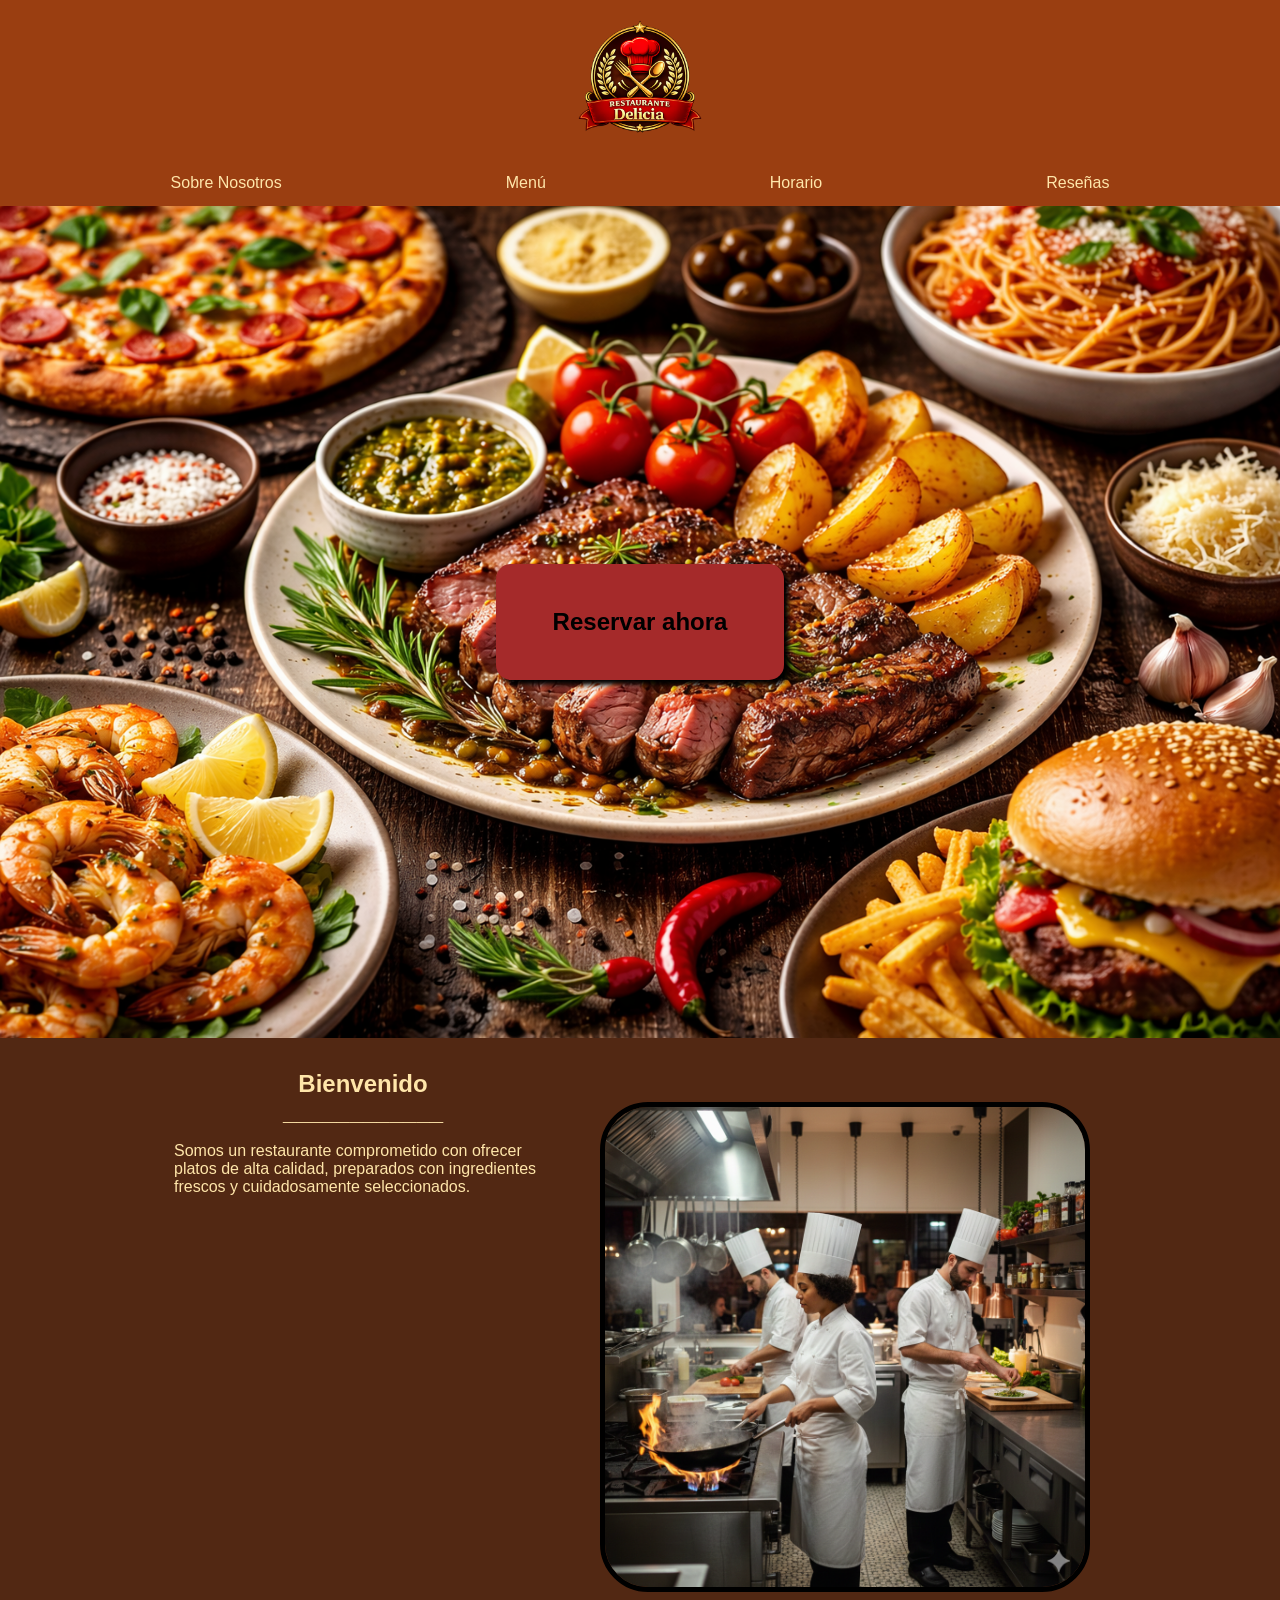
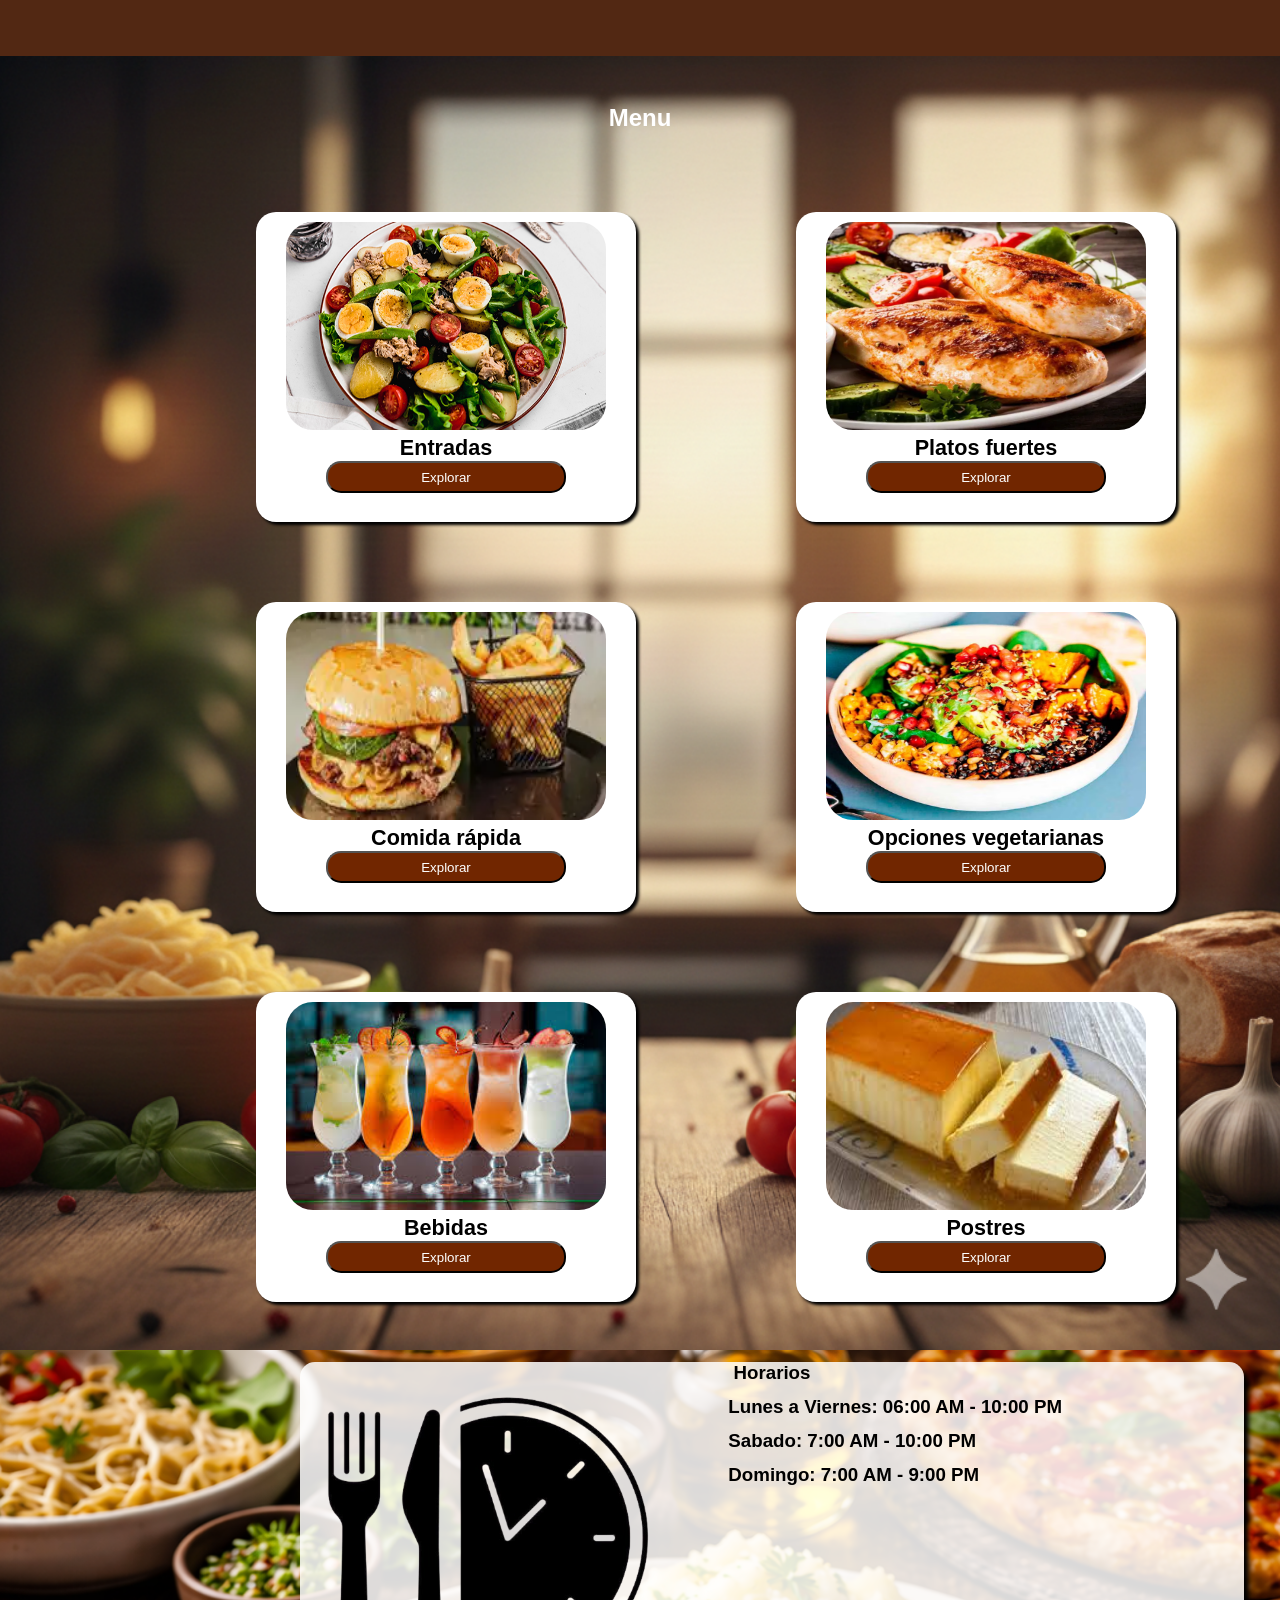
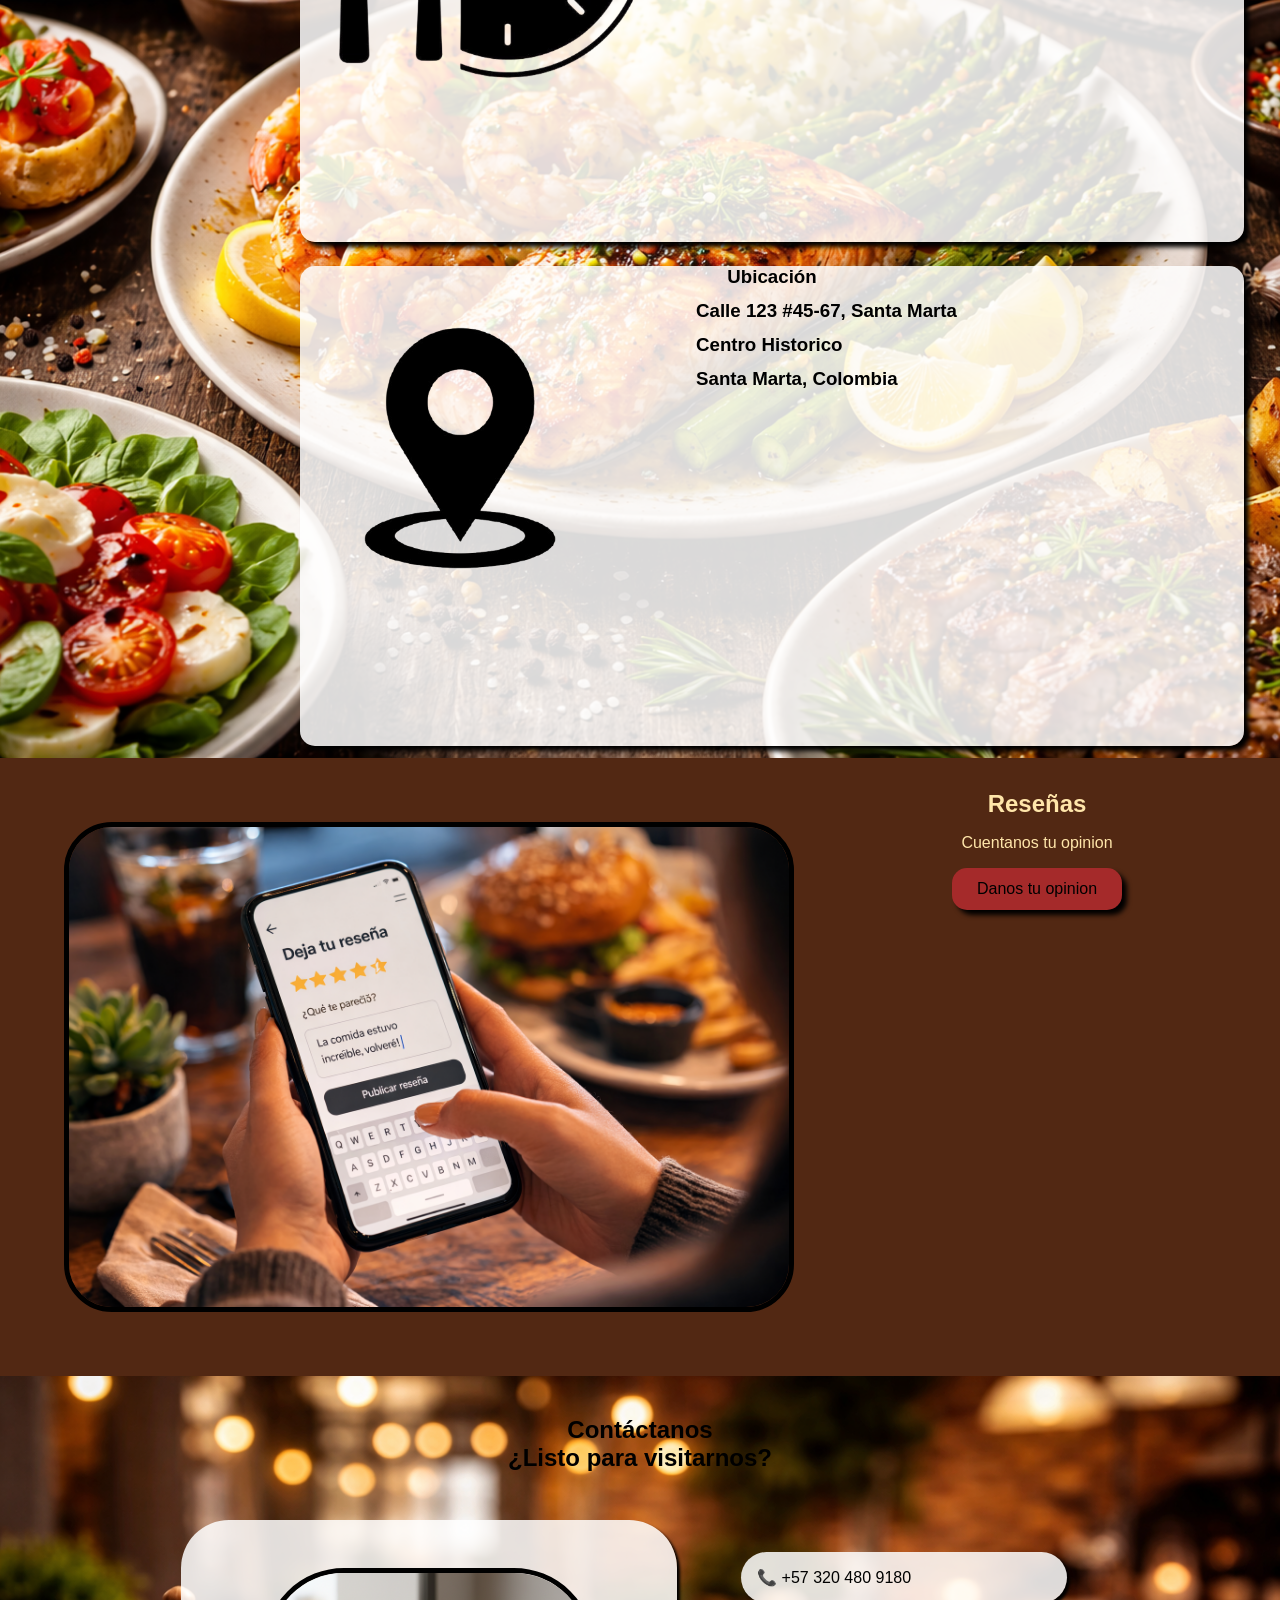
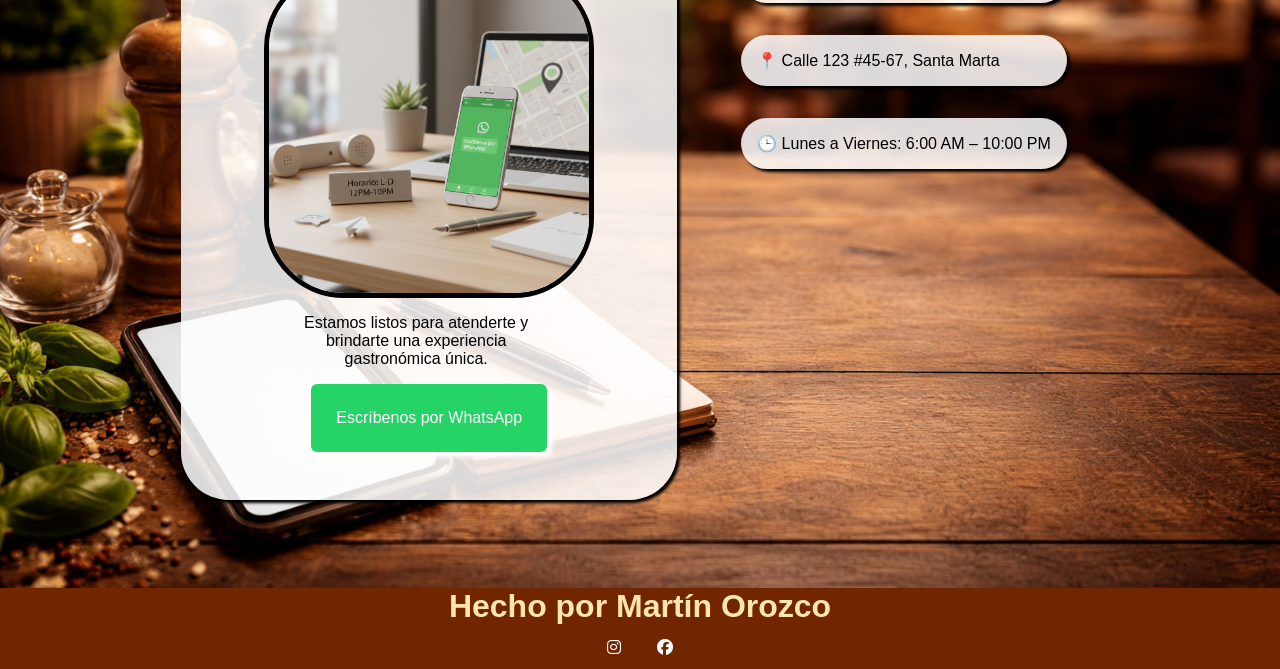
<file: index.html>
<html>
    <head>
<meta charset="UTF-8">
    <meta name="viewport" content="width=device-width, initial-scale=1.0">
     <title>Restaurante</title>
  <link rel="stylesheet" href="style/style.css">    
 <link rel="stylesheet" href="https://cdnjs.cloudflare.com/ajax/libs/font-awesome/6.5.1/css/all.min.css">
  <link rel="icon" href="imagenes/logo2.png">
</head>

    <header>

<img class="logo" src="imagenes/logo2.png" alt="">
<nav>
  <!--<li> <a href="">  inicio </a></li> -->
  <li> <a href="#about"> Sobre Nosotros </a> </li>
  <li> <a href="#menu">Menú </a></li>
  <li> <a href="#horario"> Horario </a></li>
  <li> <a href="#reseñas"> Reseñas </a></li>
  

</nav>
    </header>

    <body>
        <section class="inicio">
            <div>
          <!--   <h1>Restaurante Delicia</h1>-->
 
<a href="#contacto" class="btn">   <h2> Reservar ahora </h2> </a>
</div>       
</section>
   <section class="about" id="about">
        <div class="aboutp">
    
  <h1>Bienvenido</h1>
  <h1>____________</h1>
  

  <p>
  Somos un restaurante comprometido con ofrecer platos de alta calidad, 
  preparados con ingredientes frescos y cuidadosamente seleccionados.
  
  </p>

  </div>
  <img src="imagenes/cocineros.png" class="imagenposter" alt="">
</section>

<section class="menu menu_principal" id="menu">
  <h1 style="color: white">Menu</h1>
  <div class="comida">
  <div class="mincard">
<img src="imagenes/Comida entrada.jpg" class="foto" alt="">
<h1>Entradas</h1>

 <a href="Entradas.html"><button class="explorar">Explorar</button></a>
  </div>
    <div class="mincard">
<img src="imagenes/plato fuerte.webp" class="foto" alt="">
<h1>Platos fuertes</h1>

 <a href="platofuerte.html"><button class="explorar">Explorar</button></a>
  </div>
  </div>
  <div class="comida">
  
    <div class="mincard">
<img src="imagenes/comida rapida.webp" class="foto" alt="">
<h1>Comida rápida</h1>

 <a href="Comidarapida.html"><button class="explorar">Explorar</button></a>
  </div>
    <div class="mincard">
<img src="imagenes/vegetariano.avif" class="foto" alt="">
<h1>Opciones vegetarianas</h1>

 <a href="vegetariano.html"><button class="explorar">Explorar</button></a>
  </div>
  
  </div>
  
  
    <div class="comida">
  
    <div class="mincard">
<img src="imagenes/bebidas.jpg" class="foto" alt="">
<h1>Bebidas</h1>

 <a href="bebida.html"><button class="explorar">Explorar</button></a>
  </div>
    <div class="mincard">
<img src="imagenes/postres.jpg" class="foto" alt="">
<h1>Postres</h1>

 <a href="postres.html"><button class="explorar">Explorar</button></a>
  </div>
  
  </div>
</section>

<section class="informacion">
<section  class="info">
  <div class="card" id="horario">
    <h1>Horarios</h1>
 <div class="contenido">
 <img src="imagenes/Logo horario.png" class="cartel" alt="">  
  <div class="">
    <table>
      <thead> 
  <tr> <h3>Lunes a Viernes: 06:00 AM - 10:00 PM </h3></tr>
<tr> <h3>Sabado: 7:00 AM - 10:00 PM </h3></tr>
<tr> <h3>Domingo: 7:00 AM - 9:00 PM </h3></tr>  
</thead>
</table>
</div>
</div>
</div>
</section> 

<section  class="info">
  <div class="card">
   
  <h1>Ubicación</h1>
 <div class="contenido">
   <img src="imagenes/localizacion.png" class="cartel" alt="">
  <div class="">
    <table>
      <thead> 
  <tr><h3>Calle 123 #45-67, Santa Marta</h3></tr>
<tr> <h3> Centro Historico</h3></tr>
<tr>   <h3> Santa Marta, Colombia</h3></tr>  
</thead>
</table>
</div>
</div>
</div>
</section> 
</section>
<div>
  

 <section class="about" id="reseñas">
        
 
  <div>
   <img src="imagenes/Reseñas2.png" class="imagenposter" alt="">
  
   </div>

   <div class="about-content">
    
  <h1> Reseñas</h1>

  

  <p>
Cuentanos tu opinion
  
  </p>
  <a href="reseñas.html" class="btn "> Danos tu opinion</a>
  </div>
</section>






 <!-- <p>Nada habla mejor de nosotros que las opiniones y valoraciones de nuestros clientes. Para ello te invitamos a leer o escribir alguna reseña para saber como podemos mejorar la experiencia de nuestros queridos clientes.</p>
    <a href="reseñas.html" class="btn"> Danos tu opinion</a>
 

</div>
<div class="poster">
  <div>
  <img src="imagenes/Reseñas2.png" class="imgcontact" alt=""> -->






<section class="contacto">  
  <h1>Contáctanos</h1>
    <h1 >¿Listo para visitarnos?</h1>
<div id="contacto" class="contact">
  
  <div class="contact-container">

    
<div>
    <img class="imgcontact" src="imagenes/Telefono.png"  alt="Imagen de contacto">
      <p class="mensaje">
      Estamos listos para atenderte y brindarte una experiencia gastronómica única.
    </p>

  
 <a href="https://web.whatsapp.com/"  class="btn whatsapp">
   Escríbenos por WhatsApp
</a>
 
   
</div>
  </div>
 <div class="datos">
    <div class="data">
   <p>📞 +57 320 480 9180</p>
   </div>
   <div class="data">
    <p>📍 Calle 123 #45-67, Santa Marta</p>
    </div>
    <div class="data">
    <p>🕒 Lunes a Viernes: 6:00 AM – 10:00 PM</p>
</div>
</div>
 


   
</div>
</section>


    </body>
    <footer>
        <h1>Hecho por Martín Orozco</h1>
<div class="redes">
 <a href="https://www.instagram.com/estebanorozcocabra/"><li class="fa-brands fa-instagram">   </li></a>
 <a href="https://www.facebook.com/profile.php?id=61590106241852"> <li class="fa-brands fa-facebook">  </li></a>
</div>
      </footer>
</html>
</file>
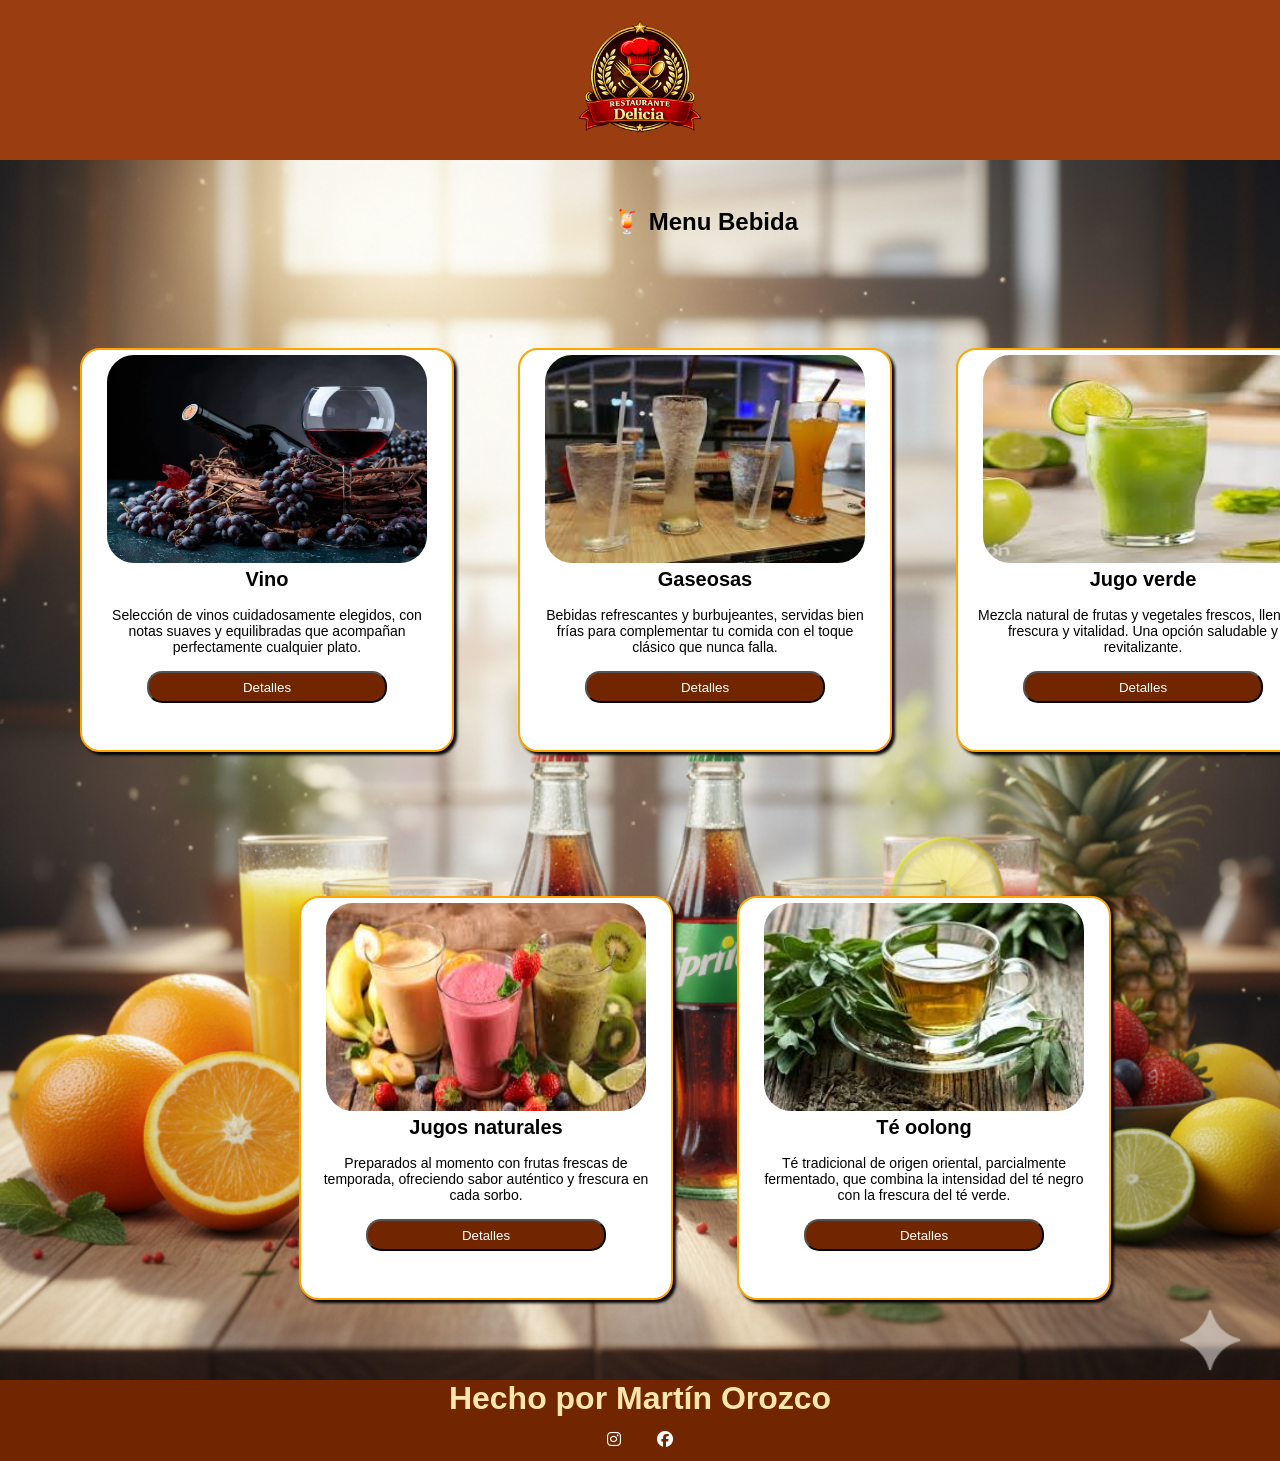
<file: bebida.html>
<html>
      <head>
<meta charset="UTF-8">
    <meta name="viewport" content="width=device-width, initial-scale=1.0">
     <title>Restaurante</title>
  <link rel="stylesheet" href="style/style.css">    
  <link rel="icon" href="imagenes/Logo.png">
  <link rel="stylesheet" href="https://cdnjs.cloudflare.com/ajax/libs/font-awesome/6.5.1/css/all.min.css">
</head>
 <header>
<a href="index.html"><img class="logo" src="imagenes/logo2.png" alt=""></a>


    </header>
<body>
      <section class="menu bebida">
            <h1> 🍹 Menu Bebida</h1>
      <section class="catalogo">
                <div class="foodcard">
                  <img src="imagenes/Bebida/tipos-de-vinos.webp" class="foto" alt="">
                  <h1>Vino</h1>
                  <p>Selección de vinos cuidadosamente elegidos, con notas suaves y equilibradas que acompañan perfectamente cualquier plato.</p>
<button class="explorar"



data-nombre="Vino"
data-precio="$35.000"
data-descripcion="Selección de vinos cuidadosamente elegidos, con notas suaves y equilibradas que acompañan perfectamente cualquier plato."
data-calorias="Calorías: 120 kcal"
data-proteina="Proteína: 0g"
data-carbohidratos="Carbohidratos: 4g"
data-grasas="Azúcares: 2g"
data-img="imagenes/Bebida/tipos-de-vinos.webp"
data-img2="imagenes/Bebida/vino2.webp"
>Detalles</button>
            </div>      
            <div class="foodcard">
                  <img src="imagenes/Bebida/gaseosas.jpg" class="foto" alt="">
                  <h1>Gaseosas</h1>
                  <p>Bebidas refrescantes y burbujeantes, servidas bien frías para complementar tu comida con el toque clásico que nunca falla.</p>
<button class="explorar"
data-nombre="gaseosa"
data-precio="$10.000"
data-descripcion="Bebidas refrescantes y burbujeantes, servidas bien frías para complementar tu comida con el toque clásico que nunca falla."
data-calorias="Calorías: 140 kcal"
data-proteina="Proteína: 0g"
data-carbohidratos="Carbohidratos: 35g"
data-grasas="Azúcares: 35g"
data-img="imagenes/Bebida/gaseosas.jpg"
data-img2="imagenes/Bebida/gaseosas2.webp"
>Detalles</button>
            </div>
            <div class="foodcard">
                  <img src="imagenes/Bebida/jugo verde.jpg" class="foto" alt="">
                  <h1>Jugo verde</h1>
                  <p>Mezcla natural de frutas y vegetales frescos, lleno de frescura y vitalidad. Una opción saludable y revitalizante.</p>
<button class="explorar"
data-nombre="Jugo verde"
data-precio="$18.000"
data-descripcion="Mezcla natural de frutas y vegetales frescos, lleno de frescura y vitalidad. Una opción saludable y revitalizante."
data-calorias="Calorías: 80 kcal"
data-proteina="Proteína: 3g"
data-carbohidratos="Carbohidratos: 18g"
data-grasas="Azúcares: 12g"
data-img="imagenes/Bebida/jugo verde.jpg"
data-img2="imagenes/Bebida/jugo verde2.jpg"
>Detalles</button>
            </div>
          
      </section>
      <section class="catalogo">
            <div class="foodcard">
                  <img src="imagenes/Bebida/jugos naturales.jpg" class="foto" alt="">
                  <h1>Jugos naturales</h1>
                  <p>Preparados al momento con frutas frescas de temporada, ofreciendo sabor auténtico y frescura en cada sorbo.</p>
<button class="explorar"
data-nombre="Jugos naturales"
data-precio="$14.000"
data-descripcion="Preparados al momento con frutas frescas de temporada, ofreciendo sabor auténtico y frescura en cada sorbo."
data-calorias="Calorías: 100kcal"
data-proteina="Proteína: 2g"
data-carbohidratos="Carbohidratos: 22g"
data-grasas="Azúcares: 20g"
data-img="imagenes/Bebida/jugos naturales.jpg"
data-img2="imagenes/Bebida/jugos naturales2.jpg"
>Detalles</button>
            </div>
            <div class="foodcard">
                  <img src="imagenes/Bebida/Te.jpg"  class="foto" alt="">
                  <h1>Té oolong</h1>
                  <p>Té tradicional de origen oriental, parcialmente fermentado, que combina la intensidad del té negro con la frescura del té verde.</p>
<button class="explorar"
data-nombre="Té caliente"
data-precio="$15.000"
data-descripcion="Té tradicional de origen oriental, parcialmente fermentado, que combina la intensidad del té negro con la frescura del té verde."
data-calorias="Calorías: 5kcal"
data-proteina="Proteína: 0g"
data-carbohidratos="Carbohidratos: 2g"
data-grasas="Azúcares: 1g"
data-img="imagenes/Bebida/Te.jpg"
data-img2="imagenes/Bebida/Te2.jpg"
>Detalles</button>
            </div>
       
          
      </section>
  <div id="modal" class="modal">
<div class="modal-contenido">
      <div class="contenido2">
             <h1 id="data-nombre"></h1>
                <div class="displayimg">
                 
      <img id="data-img" class="foto-modal" alt="">
     
      </div>
      <div class="texto-modal">
      
    
      <div class="descripcion">
           
      <p id="data-descripcion"></p>
     
      </div>
      <div class="datos_nutricional">
            <div>
       <h3>Precio</h3>
      <p id="data-precio"></p>
      </div>
      <div class="Nutricional">
      <h3>Información Nutricional</h3>
     
      <p id="data-calorias"></p>
      <p id="data-proteina"></p>
      <p id="data-carbohidratos"></p>
      <p id="data-grasas"></p>
      </div>
     </div>
     
      <div class="botones">
        <button id="cerrar" class="cerrar">Cerrar</button>
         <button id="comprar" class="comprar">Comprar</button>
         </div>
      </div>
         
      </div>
   
</div>

            </div>      
      </section>
        <script src="script.js"></script>
</body>
       <footer>
        <h1>Hecho por Martín Orozco</h1>
<div class="redes">
 <a href="https://www.instagram.com/estebanorozcocabra/"><li class="fa-brands fa-instagram">   </li></a>
 <a href="https://www.instagram.com/estebanorozcocabra/"> <li class="fa-brands fa-facebook">  </li></a>
</div>
      </footer>
</html>
</file>
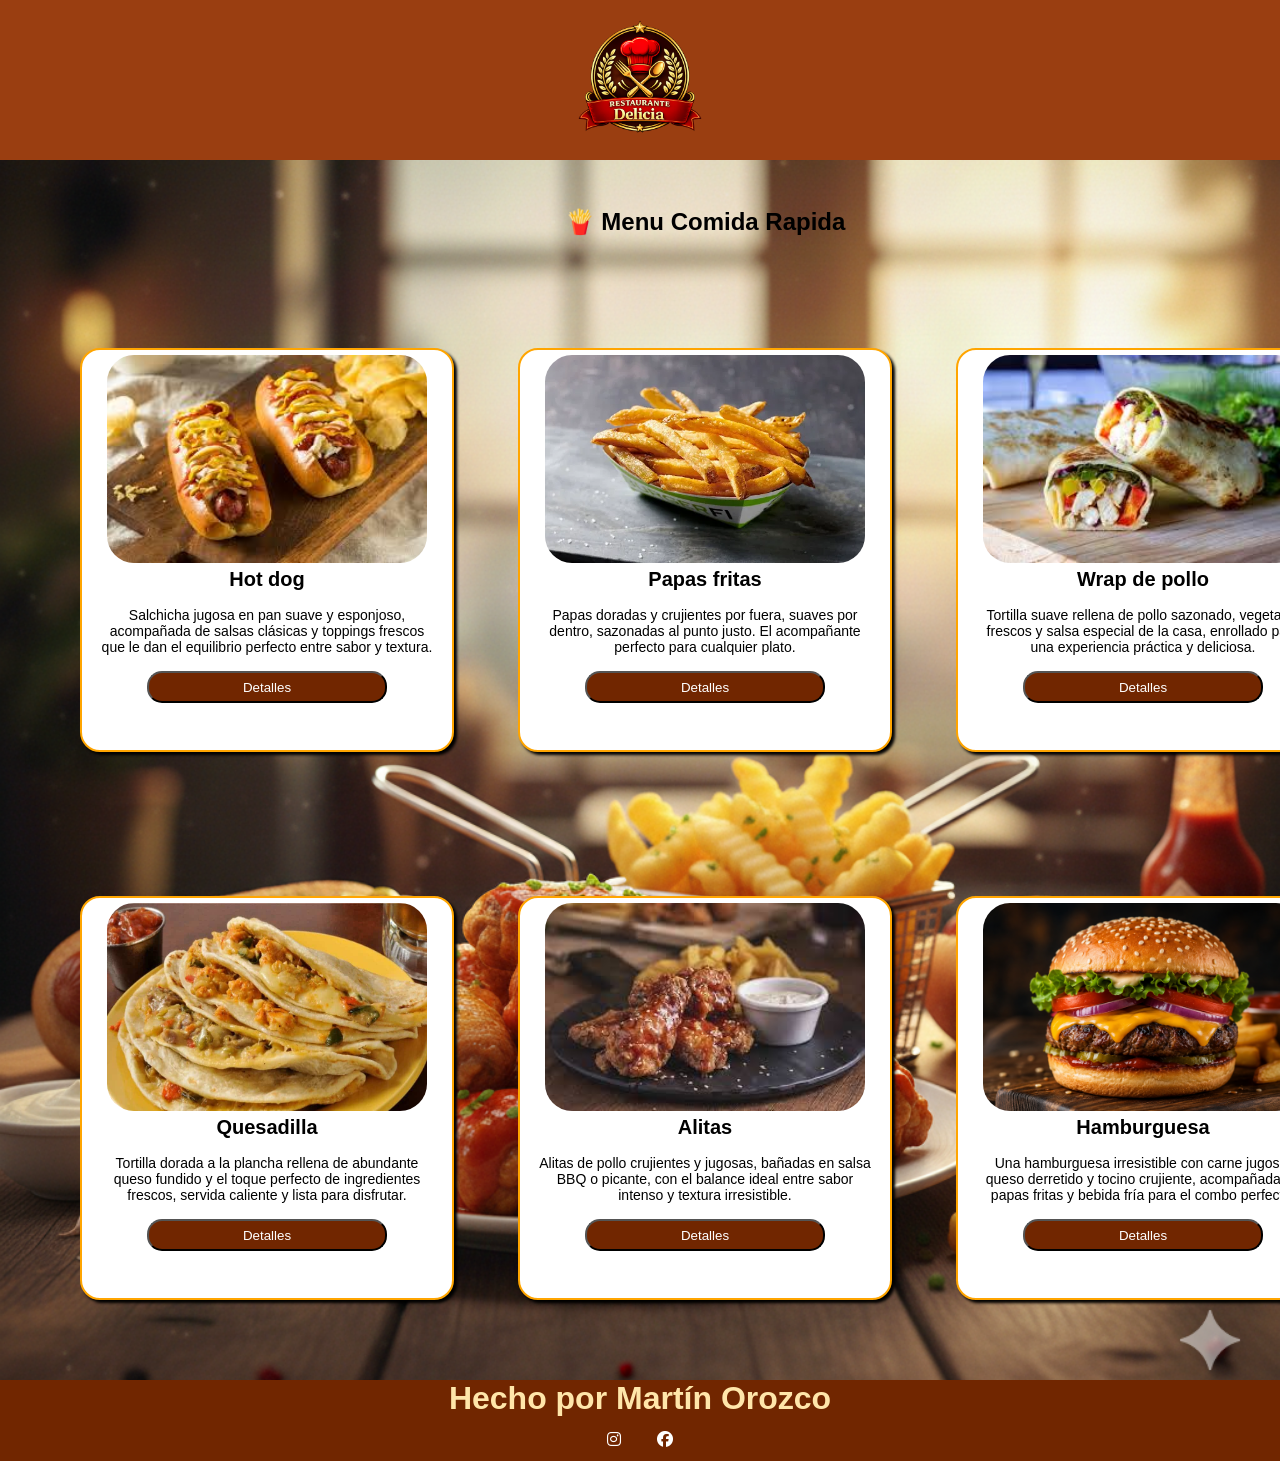
<file: Comidarapida.html>
<html>
      <head>
<meta charset="UTF-8">
    <meta name="viewport" content="width=device-width, initial-scale=1.0">
     <title>Restaurante</title>
  <link rel="stylesheet" href="style/style.css">    
  <link rel="icon" href="imagenes/Logo.png">
  <link rel="stylesheet" href="https://cdnjs.cloudflare.com/ajax/libs/font-awesome/6.5.1/css/all.min.css">
</head>
 <header>
<a href="index.html"><img class="logo" src="imagenes/logo2.png" alt=""></a>


    </header>
<body>
      <section class="menu comida_rapida">
            <h1> 🍟 Menu Comida Rapida</h1>
      <section class="catalogo">
            <div class="foodcard">
                  <img src="imagenes/Comida rapida/hot dog.jpg" class="foto" alt="">
                  <h1>Hot dog</h1>
                  <p>Salchicha jugosa en pan suave y esponjoso, acompañada de salsas clásicas y toppings frescos que le dan el equilibrio perfecto entre sabor y textura.</p>
<button class="explorar"
data-nombre="Hot dog"
data-precio="$14.000"
data-descripcion="Salchicha jugosa en pan suave y esponjoso, acompañada de salsas clásicas y toppings frescos que le dan el equilibrio perfecto entre sabor y textura."
data-calorias="Calorías: 300 kcal"
data-proteina="Proteína: 14g"
data-carbohidratos="Carbohidratos: 30g"
data-grasas="Grasas: 25g"
data-img="imagenes/Comida rapida/hot dog.jpg"

>Detalles</button>
            </div>
            <div class="foodcard">
                  <img src="imagenes/Comida rapida/papas fritas.webp" class="foto" alt="">
                  <h1>Papas fritas</h1>
                  <p>Papas doradas y crujientes por fuera, suaves por dentro, sazonadas al punto justo. El acompañante perfecto para cualquier plato.</p>
<button class="explorar"
data-nombre="Papas fritas"
data-precio="$9.000"
data-descripcion="Papas doradas y crujientes por fuera, suaves por dentro, sazonadas al punto justo. El acompañante perfecto para cualquier plato."
data-calorias="Calorías: 350 kcal"
data-proteina="Proteína: 6g"
data-carbohidratos="Carbohidratos: 45g"
data-grasas="Grasas: 25g"
data-img="imagenes/Comida rapida/papas fritas.webp"
data-img2="imagenes/Comida rapida/papas fritas2.webp"
>Detalles</button>
            </div>
            <div class="foodcard">
                  <img src="imagenes/Comida rapida/Wrap de pollo.jpg" class="foto" alt="">
                  <h1>Wrap de pollo</h1>
                  <p>Tortilla suave rellena de pollo sazonado, vegetales frescos y salsa especial de la casa, enrollado para una experiencia práctica y deliciosa.</p>
<button class="explorar"
data-nombre="Wrap de pollo"
data-precio="$19.000"
data-descripcion="Tortilla suave rellena de pollo sazonado, vegetales frescos y salsa especial de la casa, enrollado para una experiencia práctica y deliciosa."
data-calorias="Calorías: 550 kcal"
data-proteina="Proteína: 40g"
data-carbohidratos="Carbohidratos: 35g"
data-grasas="Grasas: 25g"
data-img="imagenes/Comida rapida/Wrap de pollo.jpg"
data-img2="imagenes/Comida rapida/wrap de pollo 2.jpg"
>Detalles</button>
            </div>
          
      </section>
      <section class="catalogo">
            <div class="foodcard">
                  <img src="imagenes/Comida rapida/Quesadilla.jpg" class="foto" alt="">
                  <h1>Quesadilla</h1>
                  <p>Tortilla dorada a la plancha rellena de abundante queso fundido y el toque perfecto de ingredientes frescos, servida caliente y lista para disfrutar.</p>
<button class="explorar"
data-nombre="Quesadilla"
data-precio="$18.000"
data-descripcion="Tortilla dorada a la plancha rellena de abundante queso fundido y el toque perfecto de ingredientes frescos, servida caliente y lista para disfrutar."
data-calorias="Calorías: 500 kcal"
data-proteina="Proteína: 15g"
data-carbohidratos="Carbohidratos: 30g"
data-grasas="Grasas: 22g"
data-img="imagenes/Comida rapida/Quesadilla.jpg"
data-img2="imagenes/Comida rapida/Quesadilla2.jpg"
>Detalles</button>
            </div>
            <div class="foodcard">
                  <img src="imagenes/Comida rapida/alitas.jpg" class="foto" alt="">
                  <h1>Alitas</h1>
                  <p>Alitas de pollo crujientes y jugosas, bañadas en salsa BBQ o picante, con el balance ideal entre sabor intenso y textura irresistible.</p>
<button class="explorar"
data-nombre="Alitas (6 unidades)"
data-precio="$19.000"
data-descripcion="Alitas de pollo crujientes y jugosas, bañadas en salsa BBQ o picante, con el balance ideal entre sabor intenso y textura irresistible."
data-calorias="Calorías: 500 kcal"
data-proteina="Proteína: 35g"
data-carbohidratos="Carbohidratos: 10g"
data-grasas="Grasas: 45g"
data-img="imagenes/Comida rapida/alitas.jpg"
data-img2="imagenes/Comida rapida/alistas 2.avif"
>Detalles</button>
            </div>
            <div class="foodcard">
                  <img src="imagenes/Comida rapida/Hamburguesa3.png" class="foto" alt="">
                  <h1>Hamburguesa</h1>
                  <p>Una hamburguesa irresistible con carne jugosa, queso derretido y tocino crujiente, acompañada de papas fritas y bebida fría para el combo perfecto.</p>
<button class="explorar"
data-nombre="Hamburguesa"
data-precio="$21.000"
data-descripcion="Una hamburguesa irresistible con carne jugosa, queso derretido y tocino crujiente, acompañada de papas fritas y bebida fría para el combo perfecto."
data-calorias="Calorías: 620 kcal"
data-proteina="Proteína: 34g"
data-carbohidratos="Carbohidratos: 48g"
data-grasas="Grasas: 29g"
data-img="imagenes/Comida rapida/Hamburguesa.png"
data-img2="imagenes/Comida rapida/Hamburguesa3.png"
>Detalles</button>
            </div>
          
      </section>
  <div id="modal" class="modal">
<div class="modal-contenido">
      <div class="contenido2">
             <h1 id="data-nombre"></h1>
                <div class="displayimg">
                 
      <img id="data-img" class="foto-modal" alt="">
     
      </div>
      <div class="texto-modal">
      
    
      <div class="descripcion">
           
      <p id="data-descripcion"></p>
     
      </div>
      <div class="datos_nutricional">
            <div>
       <h3>Precio</h3>
      <p id="data-precio"></p>
      </div>
      <div class="Nutricional">
      <h3>Información Nutricional</h3>
     
      <p id="data-calorias"></p>
      <p id="data-proteina"></p>
      <p id="data-carbohidratos"></p>
      <p id="data-grasas"></p>
      </div>
     </div>
     
      <div class="botones">
        <button id="cerrar" class="cerrar">Cerrar</button>
         <button id="comprar" class="comprar">Comprar</button>
         </div>
      </div>
         
      </div>
   
</div>

            </div>     
      </section>
      <script src="script.js"></script>
</body>
       <footer>
        <h1>Hecho por Martín Orozco</h1>
<div class="redes">
 <a href="https://www.instagram.com/estebanorozcocabra/"><li class="fa-brands fa-instagram">   </li></a>
 <a href="https://www.instagram.com/estebanorozcocabra/"> <li class="fa-brands fa-facebook">  </li></a>
</div>
      </footer>
</html>
</file>
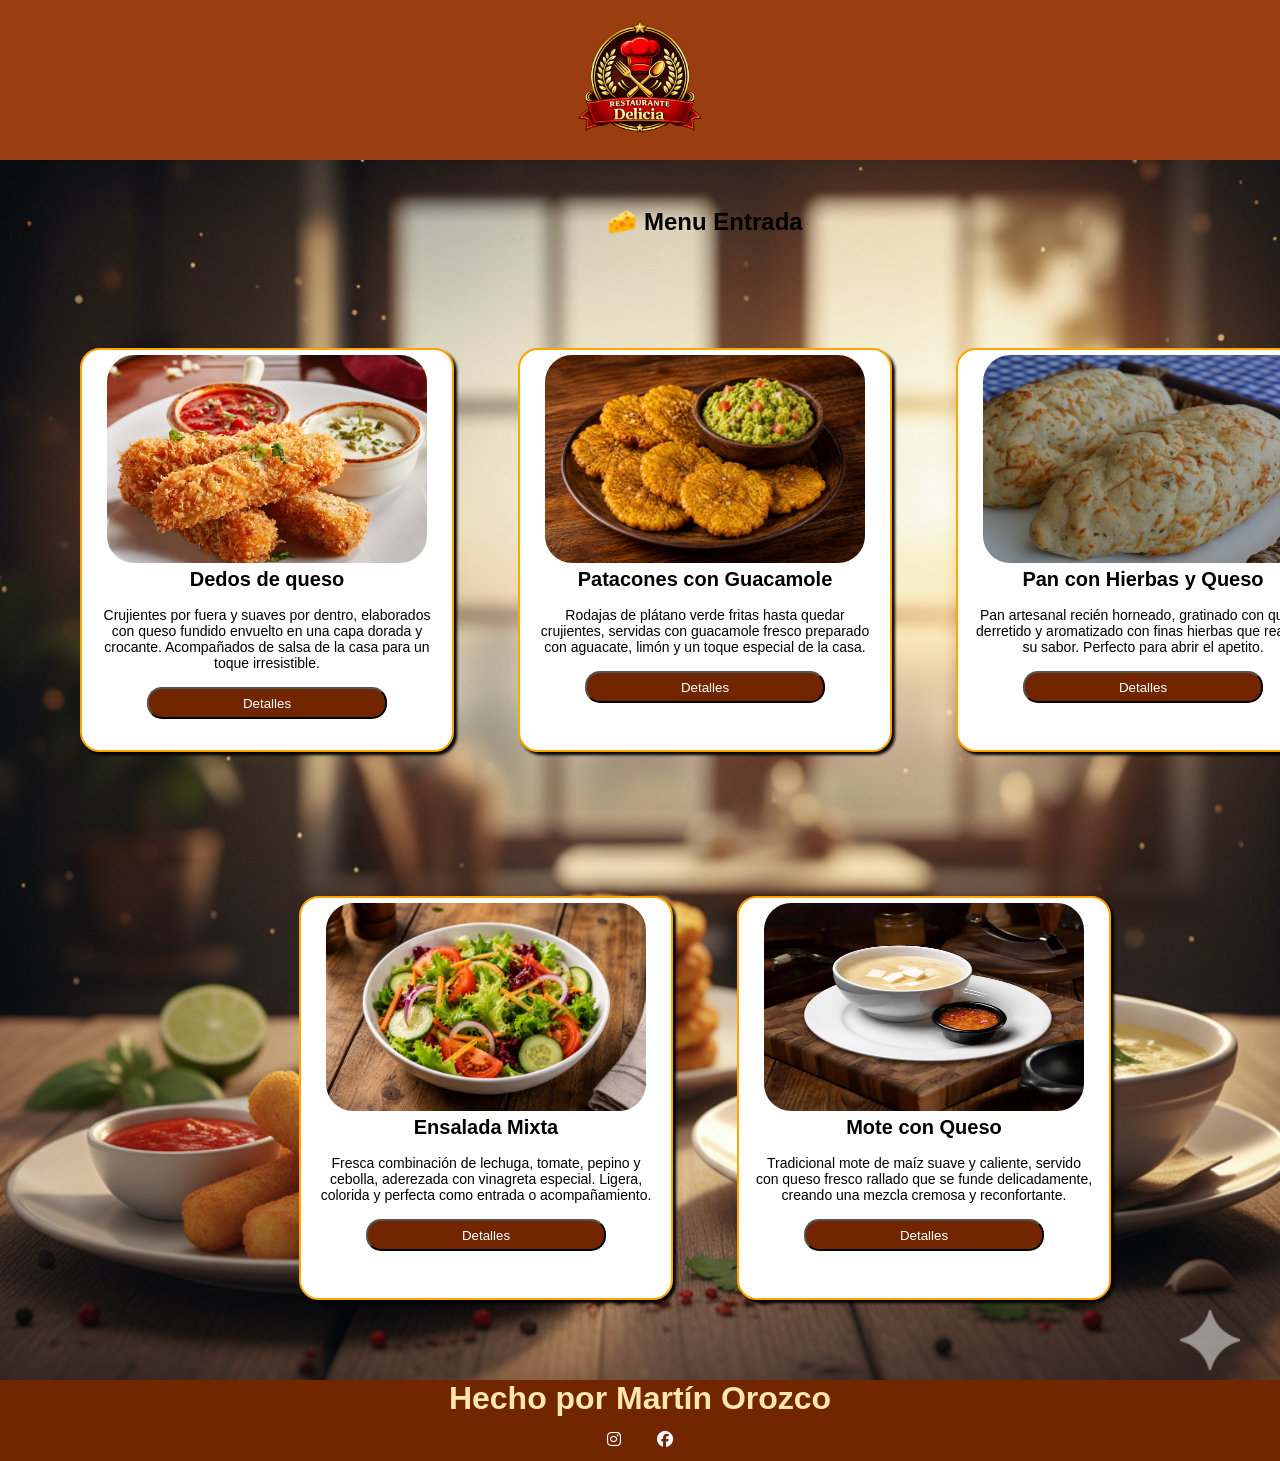
<file: Entradas.html>
<html>
      <head>
<meta charset="UTF-8">
    <meta name="viewport" content="width=device-width, initial-scale=1.0">
     <title>Restaurante</title>
  <link rel="stylesheet" href="style/style.css">    
  <link rel="icon" href="imagenes/Logo.png">
  <link rel="stylesheet" href="https://cdnjs.cloudflare.com/ajax/libs/font-awesome/6.5.1/css/all.min.css">
</head>
 <header>
<a href="index.html"><img class="logo" src="imagenes/logo2.png" alt=""></a>


    </header>
<body>
      <section class="menu entrada">
            <h1>🧀 Menu Entrada</h1>
      <section class="catalogo">
            <div class="foodcard">
                  <img src="imagenes/entrada/dedos que queso.jpg" class="foto" alt="">
                  <h1>Dedos de queso</h1>
                 <p>Crujientes por fuera y suaves por dentro, elaborados con queso fundido envuelto en una capa dorada y crocante. Acompañados de salsa de la casa para un toque irresistible.</p>
<button class="explorar"
data-nombre="Dedos de queso"
data-precio="$16.000"
data-descripcion="Crujientes por fuera y suaves por dentro, elaborados con queso fundido envuelto en una capa dorada y crocante. Acompañados de salsa de la casa para un toque irresistible."
data-calorias="Calorías: 450 kcal"
data-proteina="Proteína: 18g"
data-carbohidratos="Carbohidratos: 35g"
data-grasas="Grasas: 28g"
data-img="imagenes/entrada/dedos que queso.jpg"
data-img2="imagenes/entrada/Dedos de queso2.jpg"
>Detalles</button>
            </div>
            <div class="foodcard">
                  <img src="imagenes/entrada/Patacones con Guacamole.png" class="foto" alt="">
                  <h1>Patacones con Guacamole</h1>
                   <p>Rodajas de plátano verde fritas hasta quedar crujientes, servidas con guacamole fresco preparado con aguacate, limón y un toque especial de la casa.</p>
<button class="explorar"
data-nombre="Patacones con Guacamole"
data-precio="$15.000"
data-descripcion="Rodajas de plátano verde fritas hasta quedar crujientes, servidas con guacamole fresco preparado con aguacate, limón y un toque especial de la casa."
data-calorias="Calorías: 400 kcal"
data-proteina="Proteína: 4g"
data-carbohidratos="Carbohidratos: 50g"
data-grasas="Grasas: 20g"
data-img="imagenes/entrada/Patacones con Guacamole.png"
data-img2="imagenes/entrada/patacones con guacamoles2.jpg"
>Detalles</button>
            </div>
            <div class="foodcard">
                  <img src="imagenes/entrada/Pan-Finas-Hierbas-y-Queso.jpg" class="foto" alt="">
                  <h1>Pan con Hierbas y Queso</h1>
                   <p>Pan artesanal recién horneado, gratinado con queso derretido y aromatizado con finas hierbas que realzan su sabor. Perfecto para abrir el apetito.</p>
<button class="explorar"
data-nombre="Pan con Hierbas y Queso"
data-precio="$15.000"
data-descripcion="Pan artesanal recién horneado, gratinado con queso derretido y aromatizado con finas hierbas que realzan su sabor. Perfecto para abrir el apetito."
data-calorias="Calorías: 300 kcal"
data-proteina="Proteína: 12g"
data-carbohidratos="Carbohidratos: 45g"
data-grasas="Grasas: 18g"
data-img="imagenes/entrada/Pan-Finas-Hierbas-y-Queso.jpg"
data-img2="imagenes/entrada/pan hierba y queso2.jpg"
>Detalles</button>
            </div>
          
      </section>
      <section class="catalogo">
            <div class="foodcard">
                  <img src="imagenes/entrada/Ensalada mixta.png" class="foto" alt="">
                  <h1>Ensalada Mixta</h1>
                   <p>Fresca combinación de lechuga, tomate, pepino y cebolla, aderezada con vinagreta especial. Ligera, colorida y perfecta como entrada o acompañamiento.</p>
<button class="explorar"
data-nombre="Ensalada Mixta"
data-precio="$14.000"
data-descripcion="Fresca combinación de lechuga, tomate, pepino y cebolla, aderezada con vinagreta especial. Ligera, colorida y perfecta como entrada o acompañamiento."
data-calorias="Calorías: 120 kcal"
data-proteina="Proteína: 3g"
data-carbohidratos="Carbohidratos: 15g"
data-grasas="Grasas: 10g"
data-img="imagenes/entrada/Ensalada mixta.png"
data-img2="imagenes/entrada/Ensalada mixta2.jpg"
>Detalles</button>
            </div>
            <div class="foodcard">
                  <img src="imagenes/entrada/mote con queso.webp" class="foto" alt="">
                  <h1>Mote con Queso</h1>
                  <p>Tradicional mote de maíz suave y caliente, servido con queso fresco rallado que se funde delicadamente, creando una mezcla cremosa y reconfortante.</p>
<button class="explorar"
data-nombre="Mote con Queso"
data-precio="$12.000"
data-descripcion="Tradicional mote de maíz suave y caliente, servido con queso fresco rallado que se funde delicadamente, creando una mezcla cremosa y reconfortante."
data-calorias="Calorías: 250 kcal"
data-proteina="Proteína: 12g"
data-carbohidratos="Carbohidratos: 45g"
data-grasas="Grasas: 8g"
data-img="imagenes/entrada/mote con queso.webp"
data-img2="imagenes/entrada/mote con queso2.jpg"
>Detalles</button>
            </div>   
          
      </section>
    <div id="modal" class="modal">
<div class="modal-contenido">
      <div class="contenido2">
             <h1 id="data-nombre"></h1>
                <div class="displayimg">
                 
      <img id="data-img" class="foto-modal" alt="">
     
      </div>
      <div class="texto-modal">
      
    
      <div class="descripcion">
           
      <p id="data-descripcion"></p>
     
      </div>
      <div class="datos_nutricional">
            <div>
       <h3>Precio</h3>
      <p id="data-precio"></p>
      </div>
      <div class="Nutricional">
      <h3>Información Nutricional</h3>
     
      <p id="data-calorias"></p>
      <p id="data-proteina"></p>
      <p id="data-carbohidratos"></p>
      <p id="data-grasas"></p>
      </div>
     </div>
     
      <div class="botones">
        <button id="cerrar" class="cerrar">Cerrar</button>
         <button id="comprar" class="comprar">Comprar</button>
         </div>
      </div>
         
      </div>
   
</div>

            </div>   

            </div>       
      </section>
        <script src="script.js"></script>
</body>
       <footer>
        <h1>Hecho por Martín Orozco</h1>
<div class="redes">
 <a href="https://www.instagram.com/estebanorozcocabra/"><li class="fa-brands fa-instagram">   </li></a>
 <a href="https://www.instagram.com/estebanorozcocabra/"> <li class="fa-brands fa-facebook">  </li></a>
</div>
      </footer>
</html>
</file>
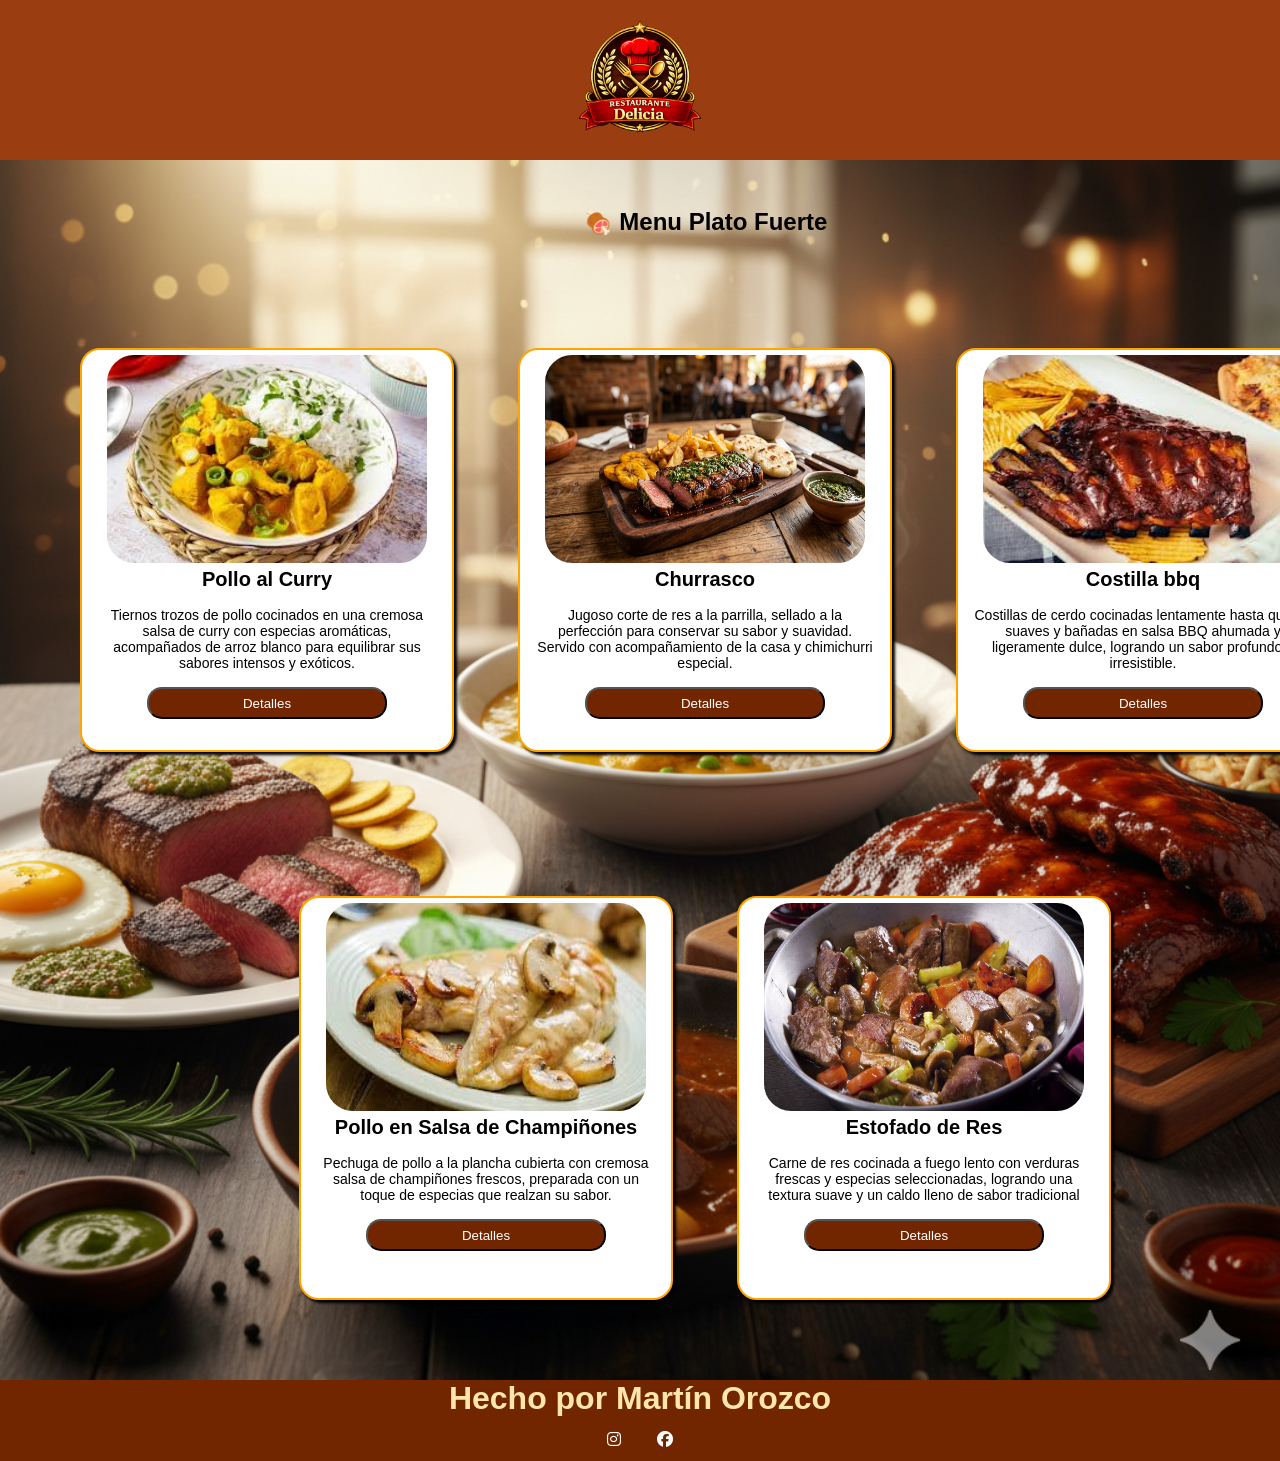
<file: platofuerte.html>
<html>
      <head>
<meta charset="UTF-8">
    <meta name="viewport" content="width=device-width, initial-scale=1.0">
     <title>Restaurante</title>
  <link rel="stylesheet" href="style/style.css">    
  <link rel="icon" href="imagenes/Logo.png">
  <link rel="stylesheet" href="https://cdnjs.cloudflare.com/ajax/libs/font-awesome/6.5.1/css/all.min.css">
</head>
 <header>
<a href="index.html"><img class="logo" src="imagenes/logo2.png" alt=""></a>


    </header>
<body>
      <section class="menu Plato_fuerte">
            <h1> 🍖 Menu Plato Fuerte</h1>
      <section class="catalogo">
            <div class="foodcard">
                  <img src="imagenes/Plato fuerte/Pollo al curry.jpg" class="foto" alt="">
                  <h1>Pollo al Curry</h1>
                 <p>Tiernos trozos de pollo cocinados en una cremosa salsa de curry con especias aromáticas, acompañados de arroz blanco para equilibrar sus sabores intensos y exóticos.</p>
<button class="explorar"
data-nombre="Pollo al Curry"
data-precio="$30.000"
data-descripcion="Tiernos trozos de pollo cocinados en una cremosa salsa de curry con especias aromáticas, acompañados de arroz blanco para equilibrar sus sabores intensos y exóticos."
data-calorias="Calorías: 180 kcal"
data-proteina="Proteína: 4g"
data-carbohidratos="Carbohidratos: 18g"
data-grasas="Grasas: 12g"
data-img="imagenes/Plato fuerte/Pollo al curry.jpg"
data-img2="imagenes/Plato fuerte/Pollo al curry2.jpg"
>Detalles</button>
            </div>
            <div class="foodcard">
                  <img src="imagenes/Plato fuerte/churrasco.png" class="foto" alt="">
                  <h1>Churrasco</h1>
                   <p>Jugoso corte de res a la parrilla, sellado a la perfección para conservar su sabor y suavidad. Servido con acompañamiento de la casa y chimichurri especial.</p>
<button class="explorar"
data-nombre="Churrasco"
data-precio="$38.000"
data-descripcion="Jugoso corte de res a la parrilla, sellado a la perfección para conservar su sabor y suavidad. Servido con acompañamiento de la casa y chimichurri especial."
data-calorias="Calorías: 180 kcal"
data-proteina="Proteína: 4g"
data-carbohidratos="Carbohidratos: 18g"
data-grasas="Grasas: 12g"
data-img="imagenes/Plato fuerte/churrasco.png"
data-img2="imagenes/Plato fuerte/churrasco2.jpg"
>Detalles</button>
            </div>
            <div class="foodcard">
                  <img src="imagenes/Plato fuerte/costilla bbq.jpg" class="foto" alt="">
                  <h1>Costilla bbq</h1>
                   <p>Costillas de cerdo cocinadas lentamente hasta quedar suaves y bañadas en salsa BBQ ahumada y ligeramente dulce, logrando un sabor profundo e irresistible.</p>
<button class="explorar"
data-nombre="Costilla BBQ"
data-precio="$15.000"
data-descripcion="Costillas de cerdo cocinadas lentamente hasta quedar suaves y bañadas en salsa BBQ ahumada y ligeramente dulce, logrando un sabor profundo e irresistible."
data-calorias="Calorías: 180 kcal"
data-proteina="Proteína: 4g"
data-carbohidratos="Carbohidratos: 18g"
data-grasas="Grasas: 12g"
data-img="imagenes/Plato fuerte/costilla bbq.jpg"
data-img2="imagenes/Plato fuerte/costilla bbq 2.jpg"
>Detalles</button>
            </div>
          
      </section>
      <section class="catalogo">
            <div class="foodcard">
                  <img src="imagenes/Plato fuerte/pollo en salsa de champiñones.jpg" class="foto" alt="">
                  <h1>Pollo en Salsa de Champiñones</h1>
                   <p>Pechuga de pollo a la plancha cubierta con cremosa salsa de champiñones frescos, preparada con un toque de especias que realzan su sabor.</p>
<button class="explorar"
data-nombre="Pollo en Salsa de Champiñones"
data-precio="$32.000"
data-descripcion="Pechuga de pollo a la plancha cubierta con cremosa salsa de champiñones frescos, preparada con un toque de especias que realzan su sabor."
data-calorias="Calorías: 180 kcal"
data-proteina="Proteína: 4g"
data-carbohidratos="Carbohidratos: 18g"
data-grasas="Grasas: 12g"
data-img="imagenes/Plato fuerte/pollo en salsa de champiñones.jpg"
data-img2="imagenes/Plato fuerte/pollo en salsa de champiñones2.jpg"
>Detalles</button>
            </div>
            <div class="foodcard">
                  <img src="imagenes/Plato fuerte/estofado de res.avif" class="foto" alt="">
                  <h1>Estofado de Res</h1>
                  <p>Carne de res cocinada a fuego lento con verduras frescas y especias seleccionadas, logrando una textura suave y un caldo lleno de sabor tradicional</p>
<button class="explorar"
data-nombre="Estofado de Res"
data-precio="$34.000"
data-descripcion="Carne de res cocinada a fuego lento con verduras frescas y especias seleccionadas, logrando una textura suave y un caldo lleno de sabor tradicional"
data-calorias="Calorías: 180 kcal"
data-proteina="Proteína: 4g"
data-carbohidratos="Carbohidratos: 18g"
data-grasas="Grasas: 12g"
data-img="imagenes/Plato fuerte/estofado de res.avif"
data-img2="imagenes/Plato fuerte/estofado de res2.avif"
>Detalles</button>
            </div>   
          
      </section>
   <div id="modal" class="modal">
<div class="modal-contenido">
      <div class="contenido2">
             <h1 id="data-nombre"></h1>
                <div class="displayimg">
                 
      <img id="data-img" class="foto-modal" alt="">
     
      </div>
      <div class="texto-modal">
      
    
      <div class="descripcion">
           
      <p id="data-descripcion"></p>
     
      </div>
      <div class="datos_nutricional">
            <div>
       <h3>Precio</h3>
      <p id="data-precio"></p>
      </div>
      <div class="Nutricional">
      <h3>Información Nutricional</h3>
     
      <p id="data-calorias"></p>
      <p id="data-proteina"></p>
      <p id="data-carbohidratos"></p>
      <p id="data-grasas"></p>
      </div>
     </div>
     
      <div class="botones">
        <button id="cerrar" class="cerrar">Cerrar</button>
         <button id="comprar" class="comprar">Comprar</button>
         </div>
      </div>
         
      </div>
   
</div>

            </div>   
      </section>
        <script src="script.js"></script>
</body>
       <footer>
        <h1>Hecho por Martín Orozco</h1>
<div class="redes">
 <a href="https://www.instagram.com/estebanorozcocabra/"><li class="fa-brands fa-instagram">   </li></a>
 <a href="https://www.instagram.com/estebanorozcocabra/"> <li class="fa-brands fa-facebook">  </li></a>
</div>
      </footer>
</html>
</file>
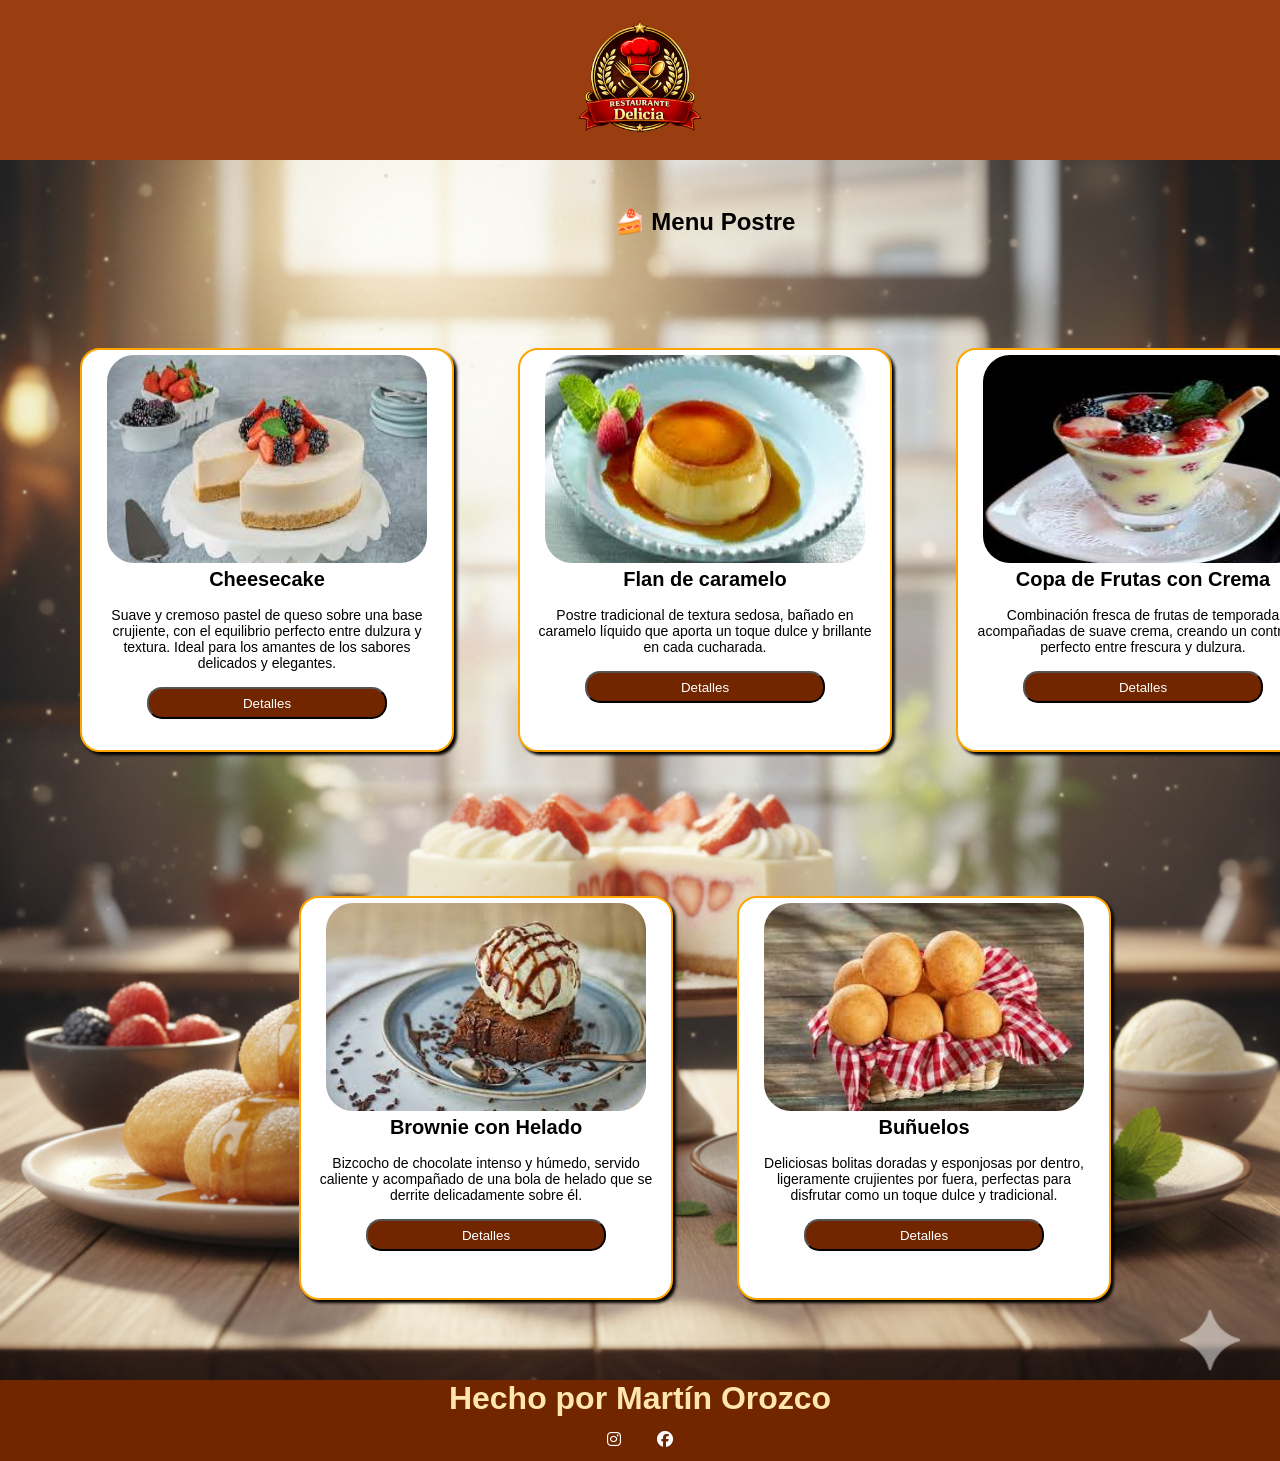
<file: postres.html>
<html>
      <head>
<meta charset="UTF-8">
    <meta name="viewport" content="width=device-width, initial-scale=1.0">
     <title>Restaurante</title>
  <link rel="stylesheet" href="style/style.css">    
  <link rel="icon" href="imagenes/Logo.png">
  <link rel="stylesheet" href="https://cdnjs.cloudflare.com/ajax/libs/font-awesome/6.5.1/css/all.min.css">
</head>
 <header>
<a href="index.html"><img class="logo" src="imagenes/logo2.png" alt=""></a>


    </header>
<body>
      <section class="menu postre">
            <h1>🍰 Menu Postre</h1>
      <section class="catalogo">
                    </div>
            <div class="foodcard">
                  <img src="imagenes/postre/Cheesecake.jpg" class="foto" alt="">
                  <h1>Cheesecake</h1>
                  <p>Suave y cremoso pastel de queso sobre una base crujiente, con el equilibrio perfecto entre dulzura y textura. Ideal para los amantes de los sabores delicados y elegantes.</p>
<button class="explorar"
data-nombre="Cheesecake"
data-precio="$14.000"
data-descripcion="Suave y cremoso pastel de queso sobre una base crujiente, con el equilibrio perfecto entre dulzura y textura. Ideal para los amantes de los sabores delicados y elegantes."
data-calorias="Calorías: 400 kcal"
data-proteina="Proteína: 6g"
data-carbohidratos="Carbohidratos: 35g"
data-grasas="Grasas: 28g"
data-img="imagenes/postre/Cheesecake.jpg"
data-img2="imagenes/postre/Cheesecake2.jpg"
>Detalles</button>
            </div>
            <div class="foodcard">
                  <img src="imagenes/postre/Flan de caramelo.jpg" class="foto" alt="">
                  <h1>Flan de caramelo</h1>
                  <p>Postre tradicional de textura sedosa, bañado en caramelo líquido que aporta un toque dulce y brillante en cada cucharada.</p>
<button class="explorar"
data-nombre="Flan de caramelo"
data-precio="$12.000"
data-descripcion="Postre tradicional de textura sedosa, bañado en caramelo líquido que aporta un toque dulce y brillante en cada cucharada."
data-calorias="Calorías: 220 kcal"
data-proteina="Proteína: 8g"
data-carbohidratos="Carbohidratos: 35g"
data-grasas="Grasas: 10g"
data-img="imagenes/postre/Flan de caramelo.jpg"
data-img2="imagenes/postre/Flan de caramelo2.jpg"
>Detalles</button>
            </div>
            <div class="foodcard">
                  <img src="imagenes/postre/copa de frustas con crema.jpg" class="foto" alt="">
                  <h1>Copa de Frutas con Crema</h1>
                  <p>Combinación fresca de frutas de temporada acompañadas de suave crema, creando un contraste perfecto entre frescura y dulzura.</p>
<button class="explorar"
data-nombre="Copa de Frutas con Crema"
data-precio="$13.000"
data-descripcion="Combinación fresca de frutas de temporada acompañadas de suave crema, creando un contraste perfecto entre frescura y dulzura."
data-calorias="Calorías: 250 kcal"
data-proteina="Proteína: 5g"
data-carbohidratos="Carbohidratos: 35g"
data-grasas="Grasas: 10g"
data-img="imagenes/postre/copa de frustas con crema.jpg"
data-img2="imagenes/postre/copa de frustas con crema2.jpg"
>Detalles</button>
            </div>
          
      </section>
      <section class="catalogo">
            <div class="foodcard">
                  <img src="imagenes/postre/Brownie con helado.jpg" class="foto" alt="">
                  <h1>Brownie con Helado</h1>
                  <p>Bizcocho de chocolate intenso y húmedo, servido caliente y acompañado de una bola de helado que se derrite delicadamente sobre él.</p>
<button class="explorar"
data-nombre="Brownie con Helado"
data-precio="$15.000"
data-descripcion="Bizcocho de chocolate intenso y húmedo, servido caliente y acompañado de una bola de helado que se derrite delicadamente sobre él."
data-calorias="Calorías: 500 kcal"
data-proteina="Proteína: 9g"
data-carbohidratos="Carbohidratos: 65g"
data-grasas="Grasas: 25g"
data-img="imagenes/postre/Brownie con helado.jpg"
data-img2="imagenes/postre/Brownie con helado2.jpg"
>Detalles</button>
            </div>
            <div class="foodcard">
                  <img src="imagenes/postre/Buñuelos.jpg" class="foto" alt="">
                  <h1>Buñuelos</h1>
                  <p>Deliciosas bolitas doradas y esponjosas por dentro, ligeramente crujientes por fuera, perfectas para disfrutar como un toque dulce y tradicional.</p>
<button class="explorar"
data-nombre="Buñuelos (3 unidades)"
data-precio="$10.000"
data-descripcion="Deliciosas bolitas doradas y esponjosas por dentro, ligeramente crujientes por fuera, perfectas para disfrutar como un toque dulce y tradicional."
data-calorias="Calorías: 180 kcal"
data-proteina="Proteína: 4g"
data-carbohidratos="Carbohidratos: 18g"
data-grasas="Grasas: 12g"
data-img="imagenes/postre/Buñuelos.jpg"
data-img2="imagenes/postre/Buñuelos2.jpg"
>Detalles</button>
   
          
      </section>
   <div id="modal" class="modal">
<div class="modal-contenido">
      <div class="contenido2">
             <h1 id="data-nombre"></h1>
                <div class="displayimg">
                 
      <img id="data-img" class="foto-modal" alt="">
     
      </div>
      <div class="texto-modal">
      
    
      <div class="descripcion">
           
      <p id="data-descripcion"></p>
     
      </div>
      <div class="datos_nutricional">
            <div>
       <h3>Precio</h3>
      <p id="data-precio"></p>
      </div>
      <div class="Nutricional">
      <h3>Información Nutricional</h3>
     
      <p id="data-calorias"></p>
      <p id="data-proteina"></p>
      <p id="data-carbohidratos"></p>
      <p id="data-grasas"></p>
      </div>
     </div>
     
      <div class="botones">
        <button id="cerrar" class="cerrar">Cerrar</button>
         <button id="comprar" class="comprar">Comprar</button>
         </div>
      </div>
         
      </div>
   
</div>

            </div>            
      </section>
        <script src="script.js"></script>
</body>
       <footer>
        <h1>Hecho por Martín Orozco</h1>
<div class="redes">
 <a href="https://www.instagram.com/estebanorozcocabra/"><li class="fa-brands fa-instagram">   </li></a>
 <a href="https://www.instagram.com/estebanorozcocabra/"> <li class="fa-brands fa-facebook">  </li></a>
</div>
      </footer>
</html>
</file>
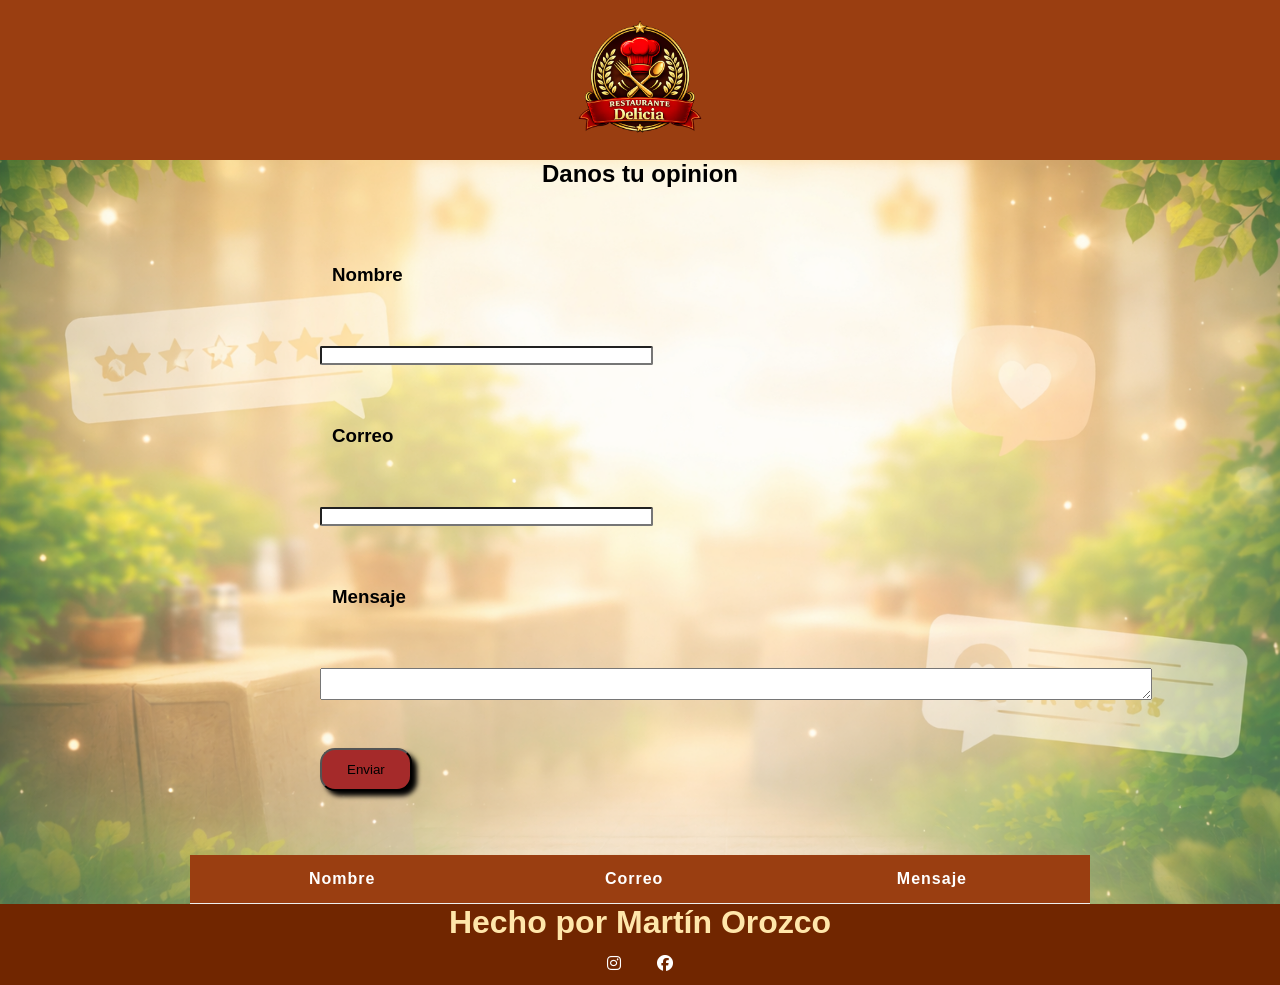
<file: reseñas.html>
<html>
     <head>
<meta charset="UTF-8">
    <meta name="viewport" content="width=device-width, initial-scale=1.0">
     <title>Restaurante</title>
  <link rel="stylesheet" href="style/style.css">    
  <link rel="icon" href="imagenes/Logo.png">
  <link rel="stylesheet" href="https://cdnjs.cloudflare.com/ajax/libs/font-awesome/6.5.1/css/all.min.css">
</head>
 <header>
<a href="index.html"><img class="logo" src="imagenes/logo2.png" alt=""></a>


    </header>
    <body>
      <section class="comentar"> 
        
        <h1> Danos tu opinion</h1>
        <div class="contenido-reseña ">
        <label for=""> <h3> Nombre </h3></label>
        <input type="text" name="" id="nombre">
         
        <label for=""> <h3>Correo </h3></label>
        <input type="email" name="" id="correo">

        <label for=""> <h3>Mensaje</h3></label>
        <textarea type="comment" name="" id="mensajes"> </textarea>
        <div>
     <button class="btn" id="Enviar"> Enviar</button>
     </div>
      </div>
         
     
 
       <table class="contenedor-tabla">
    <thead>
      <tr>
        <th>Nombre</th>
        <th>Correo</th>
        <th>Mensaje</th>
      </tr>
    </thead>
    <tbody id="Tablabody">
      <tr> 
        <td></td>
        <td></td>
        <td> </td>
      </tr>
     
  
      
    </tbody>
   </table>
   </section>
 
     <script src="reseña.js"></script>
    </body>
  
           <footer>
        <h1>Hecho por Martín Orozco</h1>
<div class="redes">
 <a href="https://www.instagram.com/estebanorozcocabra/"><li class="fa-brands fa-instagram">   </li></a>
 <a href="https://www.instagram.com/estebanorozcocabra/"> <li class="fa-brands fa-facebook">  </li></a>
</div>
      </footer>
</html>
</file>
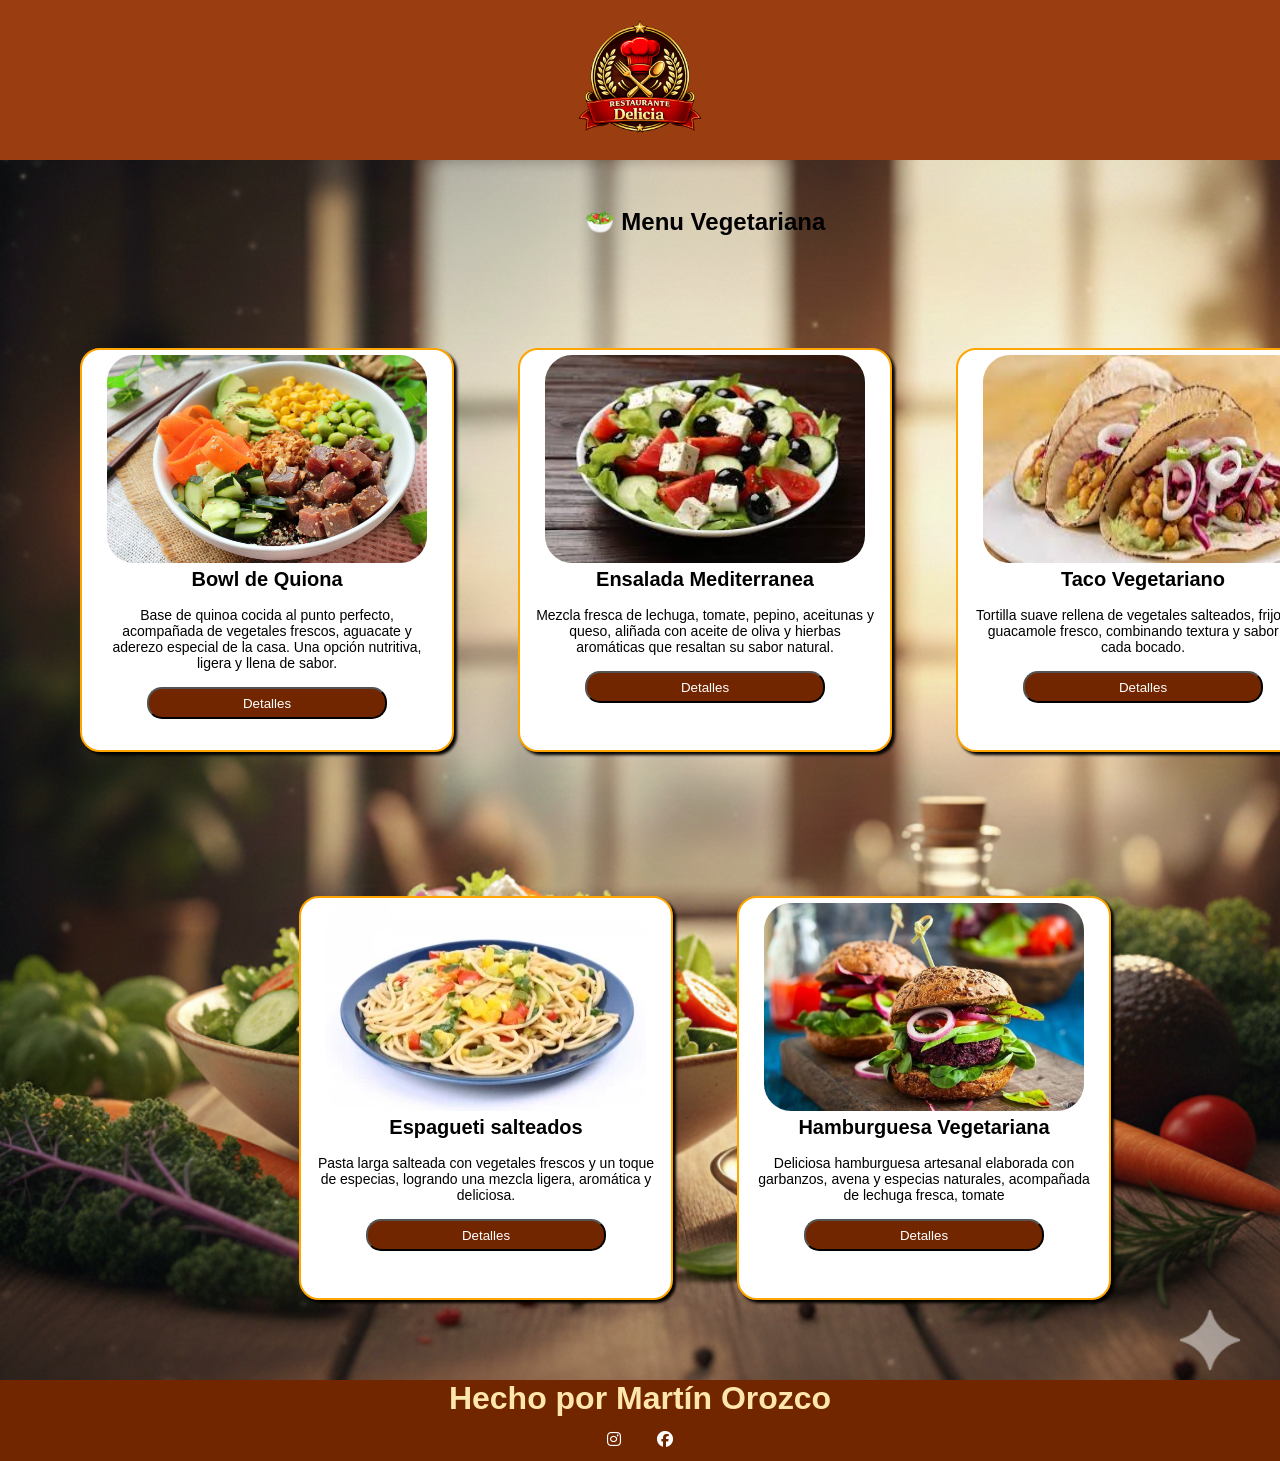
<file: vegetariano.html>
<html>
      <head>
<meta charset="UTF-8">
    <meta name="viewport" content="width=device-width, initial-scale=1.0">
     <title>Restaurante</title>
  <link rel="stylesheet" href="style/style.css">    
  <link rel="icon" href="imagenes/Logo.png">
  <link rel="stylesheet" href="https://cdnjs.cloudflare.com/ajax/libs/font-awesome/6.5.1/css/all.min.css">
</head>
 <header>
<a href="index.html"><img class="logo" src="imagenes/logo2.png" alt=""></a>


    </header>
<body>
      <section class="menu vegetariano">
            <h1> 🥗 Menu Vegetariana</h1>
      <section class="catalogo">
            <div class="foodcard">
                  <img src="imagenes/vegetariano/bowl de quiona.jpg"  class="foto" alt="">
                  <h1>Bowl de Quiona</h1>
                  <p>Base de quinoa cocida al punto perfecto, acompañada de vegetales frescos, aguacate y aderezo especial de la casa. Una opción nutritiva, ligera y llena de sabor.</p>
<button class="explorar"
data-nombre="Bowl de Quiona"
data-precio="$24.000"
data-descripcion="Base de quinoa cocida al punto perfecto, acompañada de vegetales frescos, aguacate y aderezo especial de la casa. Una opción nutritiva, ligera y llena de sabor."
data-calorias="Calorías: 480 kcal"
data-proteina="Proteína: 18g"
data-carbohidratos="Carbohidratos: 55g"
data-grasas="Grasas: 18g"
data-img="imagenes/vegetariano/bowl de quiona.jpg"
data-img2="imagenes/vegetariano/bowl de quiona2.jpg"
>Detalles</button>
            </div>
            <div class="foodcard">
                  <img src="imagenes/vegetariano/Ensalada mediterranea.jpg" class="foto" alt="">
                  <h1>Ensalada Mediterranea</h1>
                  <p>Mezcla fresca de lechuga, tomate, pepino, aceitunas y queso, aliñada con aceite de oliva y hierbas aromáticas que resaltan su sabor natural.</p>
<button class="explorar"
data-nombre="Ensalada Mediterránea"
data-precio="$22.000"
data-descripcion="Mezcla fresca de lechuga, tomate, pepino, aceitunas y queso, aliñada con aceite de oliva y hierbas aromáticas que resaltan su sabor natural."
data-calorias="Calorías: 300 kcal"
data-proteina="Proteína: 12g"
data-carbohidratos="Carbohidratos: 25g"
data-grasas="Grasas: 28g"
data-img="imagenes/vegetariano/Ensalada mediterranea.jpg"
data-img2="imagenes/vegetariano/Ensalada mediterranea2.jpg"
>Detalles</button>
            </div>
            <div class="foodcard">
                  <img src="imagenes/vegetariano/Taco vegetariano.jpg" class="foto" alt="">
                  <h1>Taco Vegetariano</h1>
                  <p>Tortilla suave rellena de vegetales salteados, frijoles y guacamole fresco, combinando textura y sabor en cada bocado.</p>
<button class="explorar"
data-nombre="Taco Vegetariano (2 unidades)"
data-precio="$18.000"
data-descripcion="Tortilla suave rellena de vegetales salteados, frijoles y guacamole fresco, combinando textura y sabor en cada bocado."
data-calorias="Calorías: 250 kcal"
data-proteina="Proteína: 12g"
data-carbohidratos="Carbohidratos: 40g"
data-grasas="Grasas: 14g"
data-img="imagenes/vegetariano/Taco vegetariano.jpg"
data-img2="imagenes/vegetariano/Taco vegetariano2.jpg"
>Detalles</button>
            </div>
          
      </section>
      <section class="catalogo">
            <div class="foodcard">
                  <img src="imagenes/vegetariano/espagueti salteados.webp" class="foto" alt="">
                  <h1>Espagueti salteados</h1>
                  <p>Pasta larga salteada con vegetales frescos y un toque de especias, logrando una mezcla ligera, aromática y deliciosa.</p>
<button class="explorar"
data-nombre="Té caliente"
data-precio="$15.000"
data-descripcion="Pasta larga salteada con vegetales frescos y un toque de especias, logrando una mezcla ligera, aromática y deliciosa."
data-calorias="Calorías: 450 kcal"
data-proteina="Proteína: 12g"
data-carbohidratos="Carbohidratos: 85g"
data-grasas="Grasas: 18g"
data-img="imagenes/vegetariano/espagueti salteados.webp"
data-img2="imagenes/vegetariano/espagueti salteados2.webp"
>Detalles</button>
            </div>
          <div class="foodcard">
                  <img src="imagenes/vegetariano/hamburguesa vegetariana.webp" class="foto" alt="">
                  <h1>Hamburguesa Vegetariana</h1>
                  <p>Deliciosa hamburguesa artesanal elaborada con garbanzos, avena y especias naturales, acompañada de lechuga fresca, tomate</p>
<button class="explorar"
data-nombre="Hamburguesa Vegetariana"
data-precio="$15.000"
data-descripcion="Deliciosa hamburguesa artesanal elaborada con garbanzos, avena y especias naturales, acompañada de lechuga fresca, tomate"
data-calorias="Calorías: 520 kcal"
data-proteina="Proteína: 22g"
data-carbohidratos="Carbohidratos: 60g"
data-grasas="Grasas: 18g"
data-img="imagenes/vegetariano/hamburguesa vegetariana.webp"
data-img2="imagenes/vegetariano/hamburguesa vegetariana2.webp"
>Detalles</button>
            </div>
          
          
      </section>
  <div id="modal" class="modal">
<div class="modal-contenido">
      <div class="contenido2">
             <h1 id="data-nombre"></h1>
                <div class="displayimg">
                 
      <img id="data-img" class="foto-modal" alt="">
     
      </div>
      <div class="texto-modal">
      
    
      <div class="descripcion">
           
      <p id="data-descripcion"></p>
     
      </div>
      <div class="datos_nutricional">
            <div>
       <h3>Precio</h3>
      <p id="data-precio"></p>
      </div>
      <div class="Nutricional">
      <h3>Información Nutricional</h3>
     
      <p id="data-calorias"></p>
      <p id="data-proteina"></p>
      <p id="data-carbohidratos"></p>
      <p id="data-grasas"></p>
      </div>
     </div>
     
      <div class="botones">
        <button id="cerrar" class="cerrar">Cerrar</button>
         <button id="comprar" class="comprar">Comprar</button>
         </div>
      </div>
         
      </div>
   
</div>

            </div>       
      </section>
        <script src="script.js"></script>
</body>
       <footer>
        <h1>Hecho por Martín Orozco</h1>
<div class="redes">
 <a href="https://www.instagram.com/estebanorozcocabra/"><li class="fa-brands fa-instagram">   </li></a>
 <a href="https://www.instagram.com/estebanorozcocabra/"> <li class="fa-brands fa-facebook">  </li></a>
</div>
      </footer>
</html>
</file>
<file: style/style.css>
*{
    margin: 0;
    padding: 0%;
    font-family: Tahoma, Verdana, sans-serif;
    
}
/*
html,
body{
    overflow-x:hidden;
}
 Etiquetas de texto*/
h1 {
    
    text-align: center;
    
}
h2 {
    margin: 2rem;
}
.titulo {
    color: rgb(255, 225, 57);
    font-size: 30px;
}
h3 {
    margin: 12px;
}
h4 {
    color: #9a3e11;
}
a{
    color: rgb(255, 230, 170);
    text-decoration: none;
}

p {
    gap: 1px;
    padding: 1rem;
    
}
tr {
    gap: 122rem;
    text-align: center;
   

}

/*Tabla*/
.contenedor-tabla{
    max-width: 900px;
  margin: auto;
}

table {
  width: 100%;
  height: 100% auto;
   border-radius: 112rem;
    border-collapse: collapse;
}
thead {
    justify-content: center;
    align-items: center;
    text-align: center;
  background-color: #9a3e11;
  color: white;
  
}

tbody tr {
  transition: 0.3s ease;
}

/* Efecto hover */
tbody tr:hover {
  background-color: #f5f5f5;
}

/* Filas alternas (estilo moderno) */
tbody tr:nth-child(even) {
 background-color: rgba(255, 255, 255, 0.85);
}
tbody tr:nth-child(odd) {
  background-color: rgba(255, 255, 255, 0.85);
}
th {
padding: 15px;
font-weight: bold;
  letter-spacing: 1px; 
 
}

td {

  text-align: center;
  border-bottom: 1px solid #eee;
}

.opiniones{
    background-color: #1ebe5d;
}
nav {
    display: flex;
     justify-content: center;
     gap: 12rem;
    
}
li {
  display: block;
    color: white;
    text-align: center;
    padding: 14px 16px;
    text-decoration: none;
  
}
span{
    display: grid;
    margin: 12px;
    background-color: rgb(105, 35, 35);
    border-radius: 7rem;
   
}

/*Logo*/
.logo{
    width: 15rem;
    height: 10rem;
}

/*Secciones*/
header{
    text-align: center;
    background-color: rgb(154, 62, 17);
}

.inicio {
     display: flex;
    justify-content: center;   /* Centra horizontalmente */
    align-items: center;       /* Centra verticalmente */
    
    text-align: center;

    background-image: url('../imagenes/fondo.png');
    background-repeat: no-repeat;
    background-size: cover;
    background-position: center;

    height: 52rem;
    margin: 0;
    
}
.about{
    display: flex;
   text-align: left;
justify-content: center;
       background-color: rgb(82, 40, 19);
     padding: 2rem;
     color: rgb(255, 230, 170);
   
}
.reseñas {
   background-color: rgb(82, 40, 19);
     padding: 2rem;
     color: rgb(255, 230, 170); 
     align-items: center;
     justify-content: center;
    }

    .poster {
        justify-content: center;
        align-items: center;
        text-align: center;
        
    }
.aboutp{
    width: 410px;
    justify-content: center;
    flex-direction: column;
    
}
.about-content {
  display: flex;
  width: 490px;
  flex-direction: column; 
  align-items: center; /* Alinea todo a la izquierda */
  
}
.informacion{
justify-content: center;   /* Centra horizontalmente */
    align-items: center;  
    background-image: url('../imagenes/fondo2.png');
    background-repeat: no-repeat;
    background-size: cover;
    background-position: center;
 
  
}

.comentar {
    background-image: url('../imagenes/Fondo\ reseña.png');
     background-repeat: no-repeat;
    background-size: cover;
    background-position: center;
    display: grid;
    
   
}

.contenido-reseña {
    display: grid;
    width: 52rem;
    padding: 4rem;
    gap: 3rem;
    align-items: center;
   padding-left: 20rem;
}
.mensaje{
    display: grid;
    
     align-items: left;
    text-align: left;
    justify-content: left;
    gap: 4rem;
}
input {
    width: 40%;
    box-sizing: border-box;
    border-radius: 2px;
}
.menu{
   display: grid;
   padding: 3rem;
    gap: 5rem;
    
 
 
}
.menu_principal {
      background-image: url('../imagenes/fondo11.png');
         background-repeat: no-repeat;
    background-size: cover;
    background-position: center;
}
.entrada{
   
      background-image: url('../imagenes/entrada/Menu entradas.png');
    background-repeat: no-repeat;
    background-size: cover;
    background-position: center;
 
}

.Plato_fuerte{
  
      background-image: url('../imagenes/Plato fuerte/Menu\ comida\ fuerte.png');
    background-repeat: no-repeat;
    background-size: cover;
    background-position: center;
 
}
.comida_rapida{
  
      background-image: url('../imagenes/Comida rapida/Menu\ comida\ rapida.png');
    background-repeat: no-repeat;
    background-size: cover;
    background-position: center;
 
}
.bebida{
  
      background-image: url('../imagenes/Bebida/Menu\ bebidas.png');
    background-repeat: no-repeat;
    background-size: cover;
    background-position: center;
 
}
.vegetariano{
   
      background-image: url('../imagenes/vegetariano/Menu\ vegetariano.png');
    background-repeat: no-repeat;
    background-size: cover;
    background-position: center;
 
}
.postre{

      background-image: url('../imagenes/postre/Menu\ postre.png');
    background-repeat: no-repeat;
    background-size: cover;
    background-position: center;
 
}
.comida {
    display: flex;
    gap: 10rem;
    padding-left: 13rem;
}
.foodcard {
   
    flex-direction: column;
    align-items: center;
    gap: 18px; /* Espacio entre foto, nombre y teléfono */
      display: block; /* Cambiado de grid a block para textos simples */
    width: 370px;
    height: 400px;
    text-align: center;
    justify-content: center;
   margin: 2rem;
    background-color: rgb(255, 255, 255);
    box-shadow: 3px 3px 3px;
    border-radius: 20px;
    border: 2px solid orange;
    font-size: 14px; 
}
.foodcard h1 {
    font-size: 20px;
}
.tamaño-texto {
    font-size: 15px;
}
.catalogo {
   display: flex;
   align-items: center;
   justify-content: center;
}
.contacto {
    background-image: url('../imagenes/contactanos.png');
    background-repeat: no-repeat;
    background-size: cover;
    background-position: center;

    padding: 40px 20px;

    display: flex;
    flex-direction: column;
    align-items: center; /* centra todo */
}
.contact-container {
 display: grid;
    padding: 3rem;
   
    border-radius: 3rem;
      background-color: rgb(182, 121, 40);
       justify-content: center;   /* Centra horizontalmente */
    align-items: center;       /* Centra verticalmente */
        background-color: rgba(255, 255, 255, 0.85);
    text-align: center;
    width: 25rem;
    box-shadow: 3px 3px 3px;

    
}
.contact {
    display: flex;
    padding: 3rem;
    gap: 2rem;
 max-width: 1000px;
    margin: 0 auto;
    
    
}
.mensaje{
    width: 17rem;
    text-align: center;
}
.datos{
    padding-bottom: 12rem;
}
.data {
    background-color: rgba(255, 255, 255, 0.85);
    border-radius: 5rem;
    margin: 2rem;
    box-shadow: 3px 3px 3px;
}

.chefsection{
       background-color: #ff5f0f;
    display: flex;
    justify-content: center;   /* Centra horizontalmente */
    align-items: center;
    text-align: center;
flex-direction: column;
}
.chefs{
display: flex;
    gap: 2rem; /* Un gap más moderado para que quepa en pantallas normales */
    justify-content: center;
    flex-wrap: wrap; /* Para que sea responsive si la pantalla es pequeña */
    margin-top: 30px; /* Espacio entre el título H1 y las tarjetas */
}

.mincard {
    display: flex;
    flex-direction: column;
    align-items: center;
    gap: 18px; /* Espacio entre foto, nombre y teléfono */
      display: block; /* Cambiado de grid a block para textos simples */
    width: 370px;
    height: 300px;
    text-align: center;
    justify-content: center;
    padding: 5px;
    background-color: rgb(255, 255, 255);
    box-shadow: 3px 3px 3px;
    border-radius: 20px;
    font-size: 0.9rem;
    
    
}


footer {
    text-align: center;
    color: rgb(255, 230, 170);
    background-color: rgb(113, 38, 0);
}
.btn {
    border-radius: 15px;
    background-color: brown;
  display: inline-block;
    padding: 12px 25px;
color:black;
box-shadow: 5px 5px 5px;
}

.explorar {
    background-color: rgb(113, 38, 0);
    color: white;
    height: 2rem;
    width: 15rem;
      border-radius: 15px;
      
}
.whatsapp{
    display: inline-block;
    padding:  25px;
    background-color: #25D366;
    color: white;
    text-decoration: none;
    border-radius: 6px;
    
    transition: 0.3s;
}
.titulo{
    margin-top: 12rem;
}
.info {
    display: flex;
    align-items: center;
padding: 12px;
margin-left: 18rem;
gap: 12rem;

}

.card {
    background-color: rgba(255, 255, 255, 0.85);
    height: 30rem;
    width: 59rem;
    align-items: center;
    border-radius: 15px;
    box-shadow: 5px 5px 5px;
}
.cartel{
    height: 20rem;
    
    
}

.redes{
    gap:14rem;
    color: rgb(255, 230, 170);
}
.min-footer {
    background-color: rgb(127, 28, 28);
    border-radius: 5rem;
    text-align: center;

}

.imagenposter {
    border-radius: 3rem;
    border: 5px solid black;
    margin: 2rem;    
    height: 30rem;
   
}
.imgcontact {
     border-radius: 5rem;
    border: 5px solid black;
    height: 20rem;
    
}

.foto{
    height: 13rem;
    width: 20rem;
    border-radius: 2rem;
    border: 5px white solid;
    
 
}


.modal {
  display: none; /* Oculto por defecto */
  position: fixed;
  z-index: 1;
  left: 0;
  top: 0;
  width: 100%;
  height: 100%;
  background-color: rgba(0,0,0,0.6);
    align-items: center;
  justify-content: center;
}

/* Contenido del modal */
.contenido2{
    display: grid;
  gap: 10px;
  

}
.datos_nutricional{
    display: flex;
    justify-content: center;
    margin-left: 4rem;
    gap: 2rem;
}
.modal-contenido {
  background-color: #fff;
  border: 4px solid black;
  margin: 0.5% auto;
  padding: 10px;
  width: 540px;
  height: 660px;
  display: flex;
  align-items: flex-start;
  justify-content: flex-start;
  border-radius: 8px;
  text-align: left;
}
.foto-modal {
    height: 14rem;
    width: 30rem;
    border-radius: 1rem;
    border: 5px white solid;
}
.displayimg {
    display: grid;
    align-items: center;
    justify-content: center;
}
/* Botón cerrar */
.cerrar {
     background-color: rgb(113, 38, 0);
    color: white;
    height: 2rem;
    width: 7rem;
      border-radius: 15px;
  font-size: 13px;
  cursor: pointer;
  
}
.comprar{
      background-color: rgb(113, 38, 0);
    color: white;
    height: 2rem;
    width: 7rem;
      border-radius: 15px;
  font-size: 13px;
  cursor: pointer;
}
.descripcion{
   font-size: 14px;
}
.info {
     display: flex;
  flex-direction: column;
  align-items: flex-start; /* 🔥 fuerza alineación izquierda */
  gap: 5px;
  text-align: left;
  color: black
}

.texto-modal {
      display: flex;
  flex-direction: column;
  align-items: flex-start; /* 🔥 esto es lo importante */
  width: 100%;
  text-align: left;
}
.Nutricional p{
    gap: 1rem;
}

.botones {
    display: flex;
    justify-content: center;
     width: 100%;
     gap: 10px;
   
}
.contenido {
    display: flex;
    gap:4rem;
    height: 21rem;
}
/* hover */
a:hover {
    opacity: 0.8;
}

.mincard:hover {
transform: scale(1.1);
      transition: 10s;
}
.data:hover {
      transform: scale(1.1);
      transition: 10s;
}

.whatsapp:hover {
    background-color: #1ebe5d;
    transform: scale(1.05);
}

@media(max-width: 480px){
header{
    
    background-color: rgb(154, 62, 17);
}
nav {
 
     gap: 1rem;
    
}

.about{
 display: flex;
  
    justify-content: space-between;
    gap: 3px;
 align-items: flex-start;
}
.aboutp{
     width: 50%;
    
    margin: 0;
}
.about-content {
 width: 50%;
    margin: 0;
    margin-right: 2rem;
}
.imagenposter {
    width: 12rem;
    
    height: auto;
    
}
.modal-contenido {
  
  margin: 5% auto;
  padding: 10px;
  width: 340px;
  height: 610px;
  
  align-items: flex-start;
  justify-content: flex-start;
  border-radius: 8px;
  text-align: left;
}

h2{
    font-size: 0.7rem;
    line-height: 1.2rem;
}
h3{
    font-size: 0.7rem;
}
h1{
    font-size: 1.3rem;
    
}

p{
  font-size: 0.7rem;  
}
.menu{
   display: grid;
   padding: 1rem;
    gap: 1rem;
   padding-left: 10px;
    
 
 
}
.comida {
    display:grid;
   
    gap: 2rem;
    padding-left: 10px;
}
.card {
    
    height: auto;
    width: 20rem;
    padding: 1rem;
   
}
.cartel{
    height: 10rem;
    
    
}
.info {
    display: grid;
    align-items: center;
margin-left: 0;
justify-content: center;


}
.displayimg {
    display: grid;
    align-items: center;
    justify-content: center;
}
.contenido {
    display: flex;
     align-items: center;
    gap:1rem;
    height: auto;
}
.btn{
    width: 100%;
    padding: 0.7rem;
    font-size: 0.9rem;
}
.contact-container {
 display: grid;
    padding: 2rem;
   
          justify-content: center;   /* Centra horizontalmente */
    align-items: center;       /* Centra verticalmente */
      
    text-align: center;
    width: 19rem;
    height: 28rem;

    
}
.contact {
    display: grid;
    padding: 1rem;
    gap: 1px;
 max-width: 1000px;
    margin: 0 auto;
    
    
}
.whatsapp{
   width: 12rem;
}
.data {
    width: 22rem;
    margin: 1rem;
    box-shadow: 3px 3px 3px;
}
.catalogo {
   display: grid;
   align-items: left;
   justify-content: left;
   
  
}

.comprar{
     
    width: 5rem;
      border-radius: 15px;
  font-size: 13px;
  cursor: pointer;
}
.cerrar {
    
    height: 2rem;
    width: 5rem;
  font-size: 13px;
  cursor: pointer;
  
}
.botones {
   display: flex;
    gap: 10px;
    justify-content: center;
    width: 100%;

}
.foto-modal {
    height: 14rem;
    width: 20rem;
    border-radius: 1rem;
    border: 5px white solid;
}
.contenido-reseña {
    
 width: 90%;
    padding: 4rem;
    gap: 3rem;
    align-items: center;
   padding-left: 1rem;
}
.reseña {
    width: 10rem;
}
textarea{
    width: 40%;
    box-sizing: border-box;
}
table {
  width: 10%;

  height: 10% auto;
   
    border-collapse: collapse;
}
thead {
    justify-content: center;
    align-items: center;
    text-align: center;
  background-color: #9a3e11;
  color: white;
  
}
.contenedor-tabla{
    max-width:50px;
  margin-right: 36rem;
  margin: 2rem auto;
}
.h1left{
    text-align: left;
    margin: 2rem;
}

}
</file>
